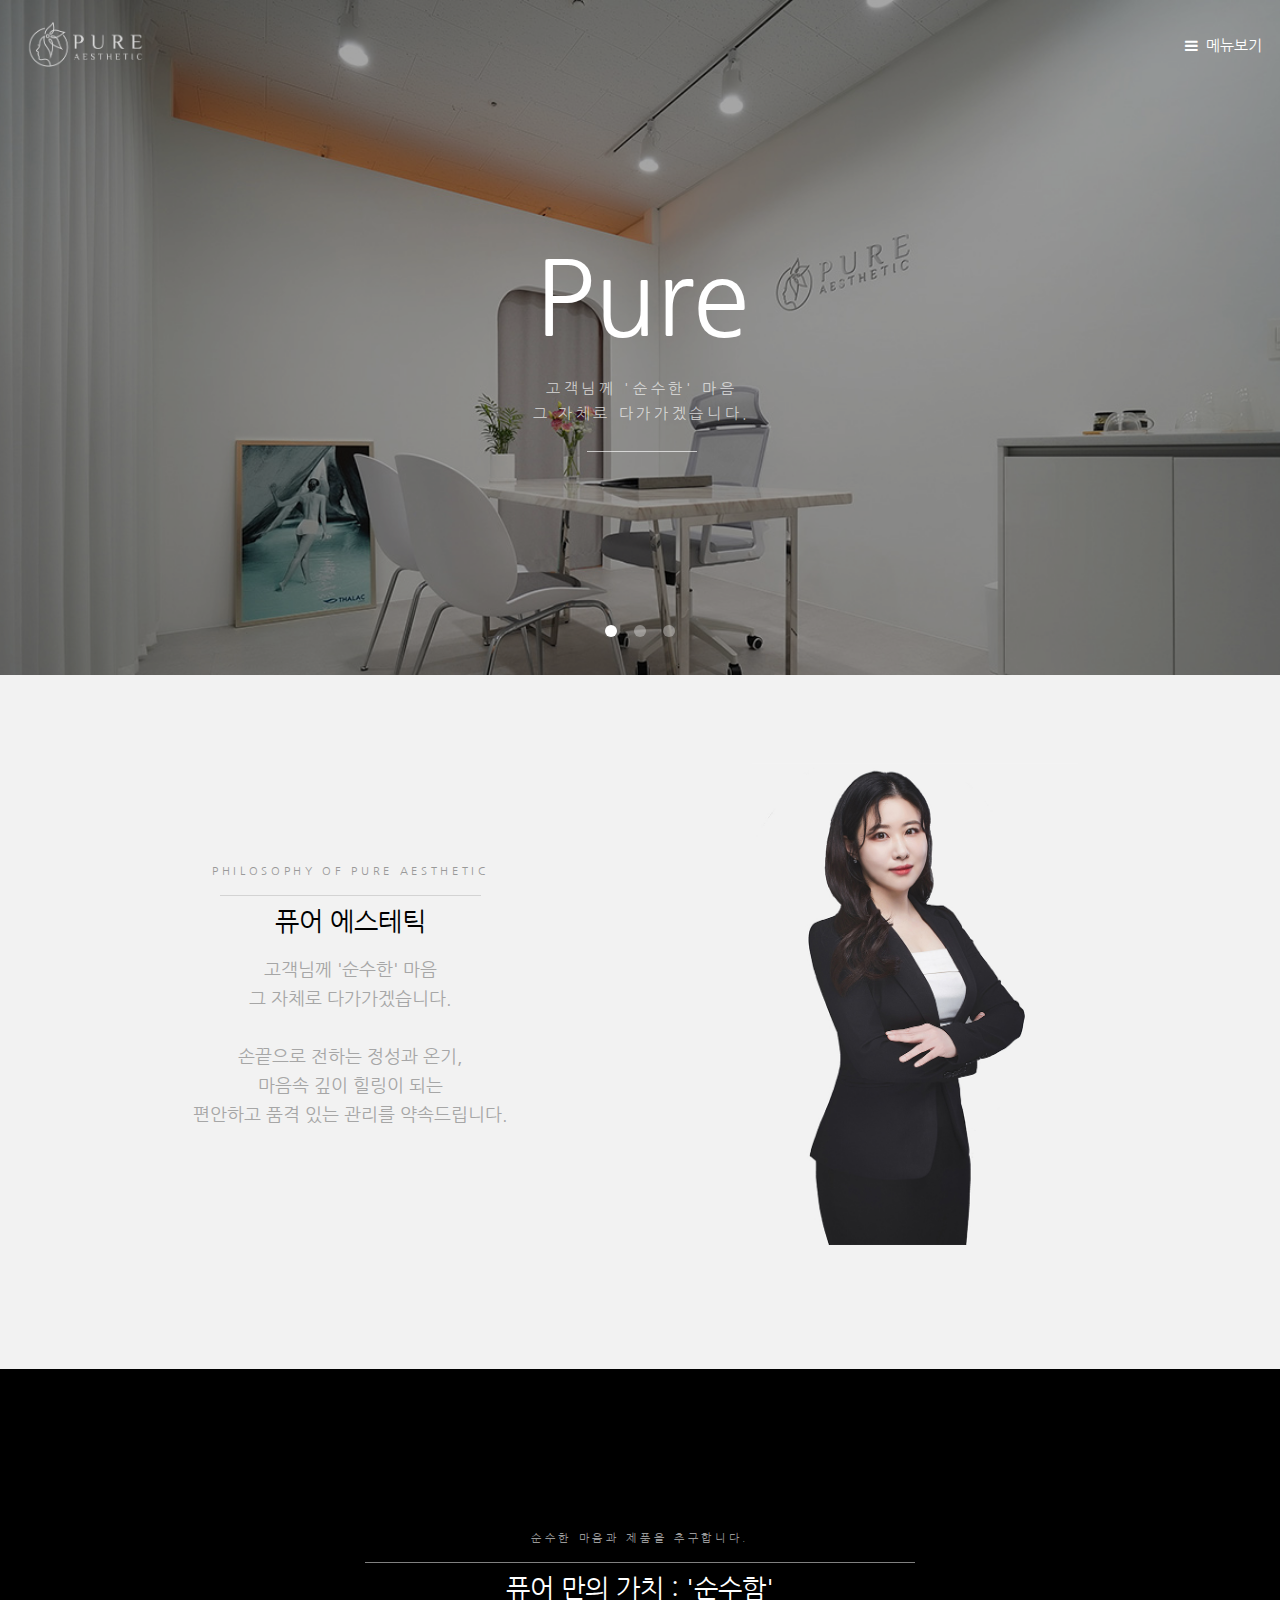
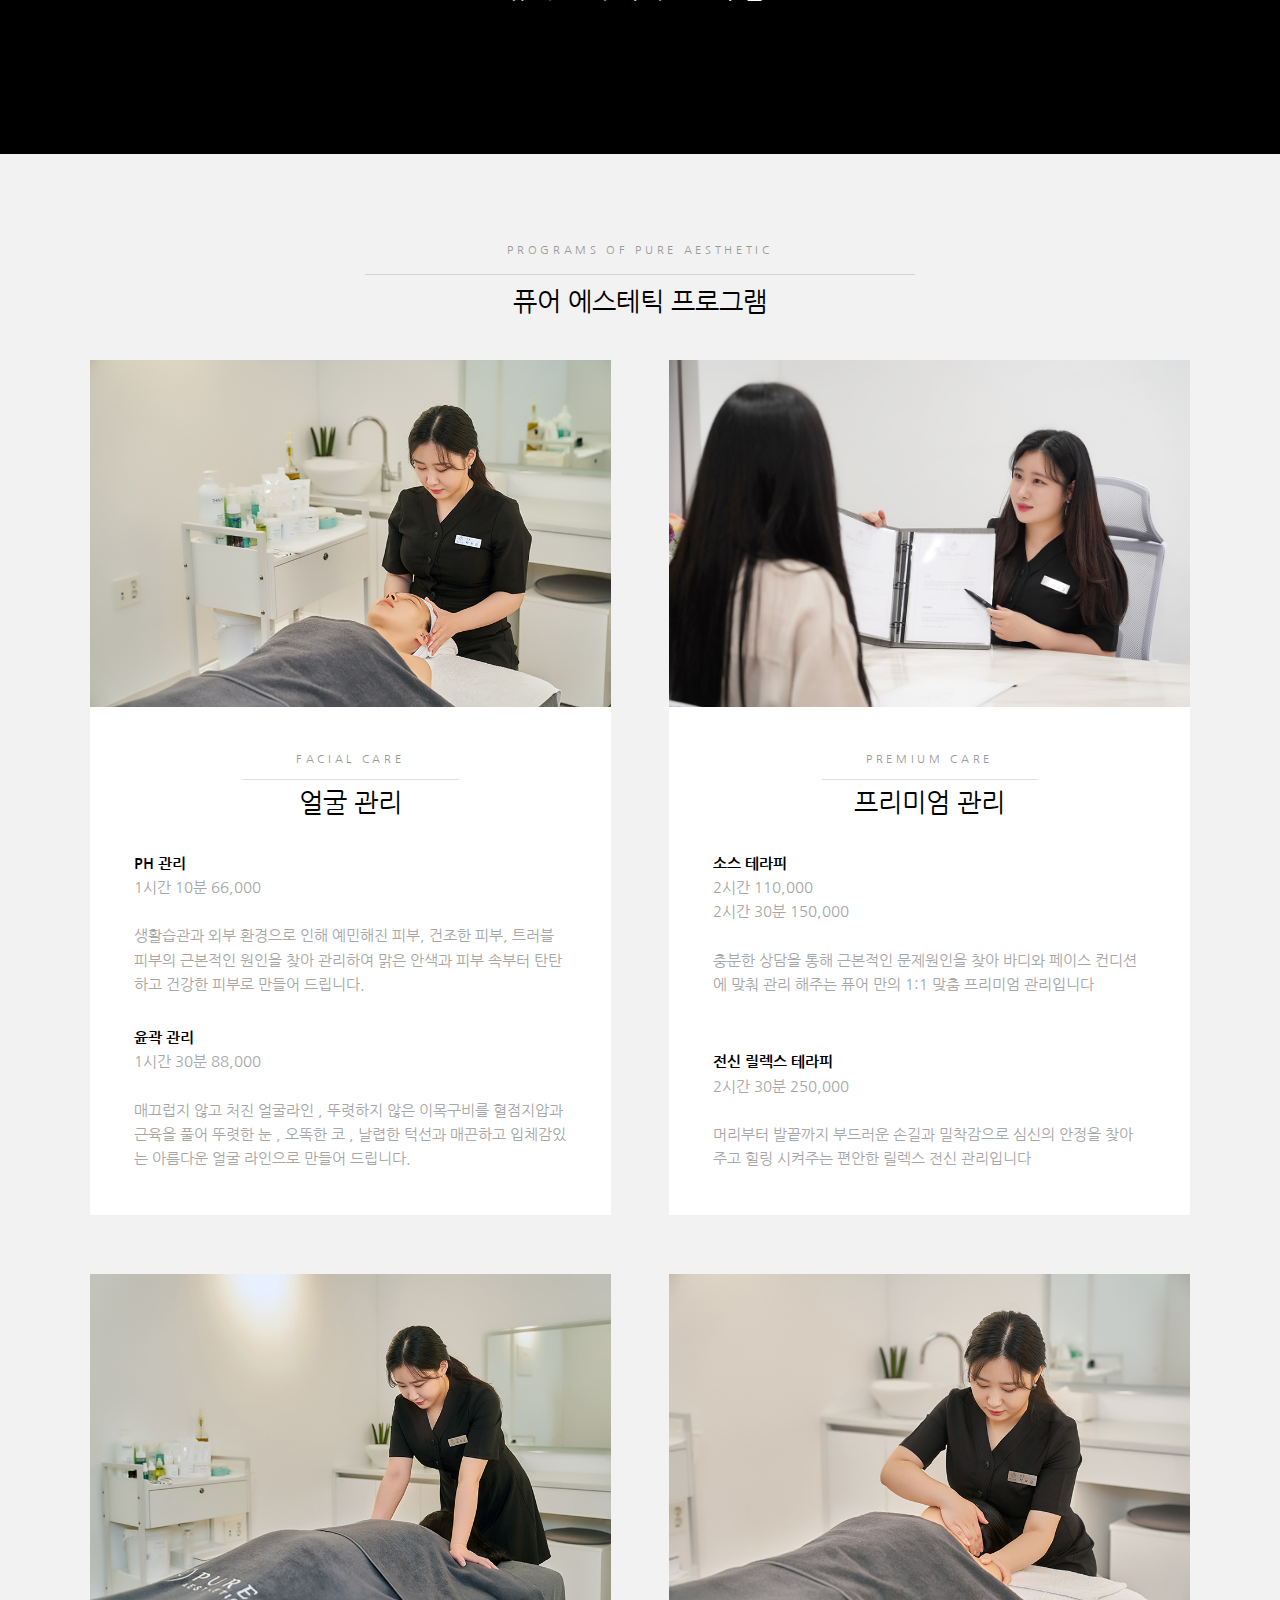
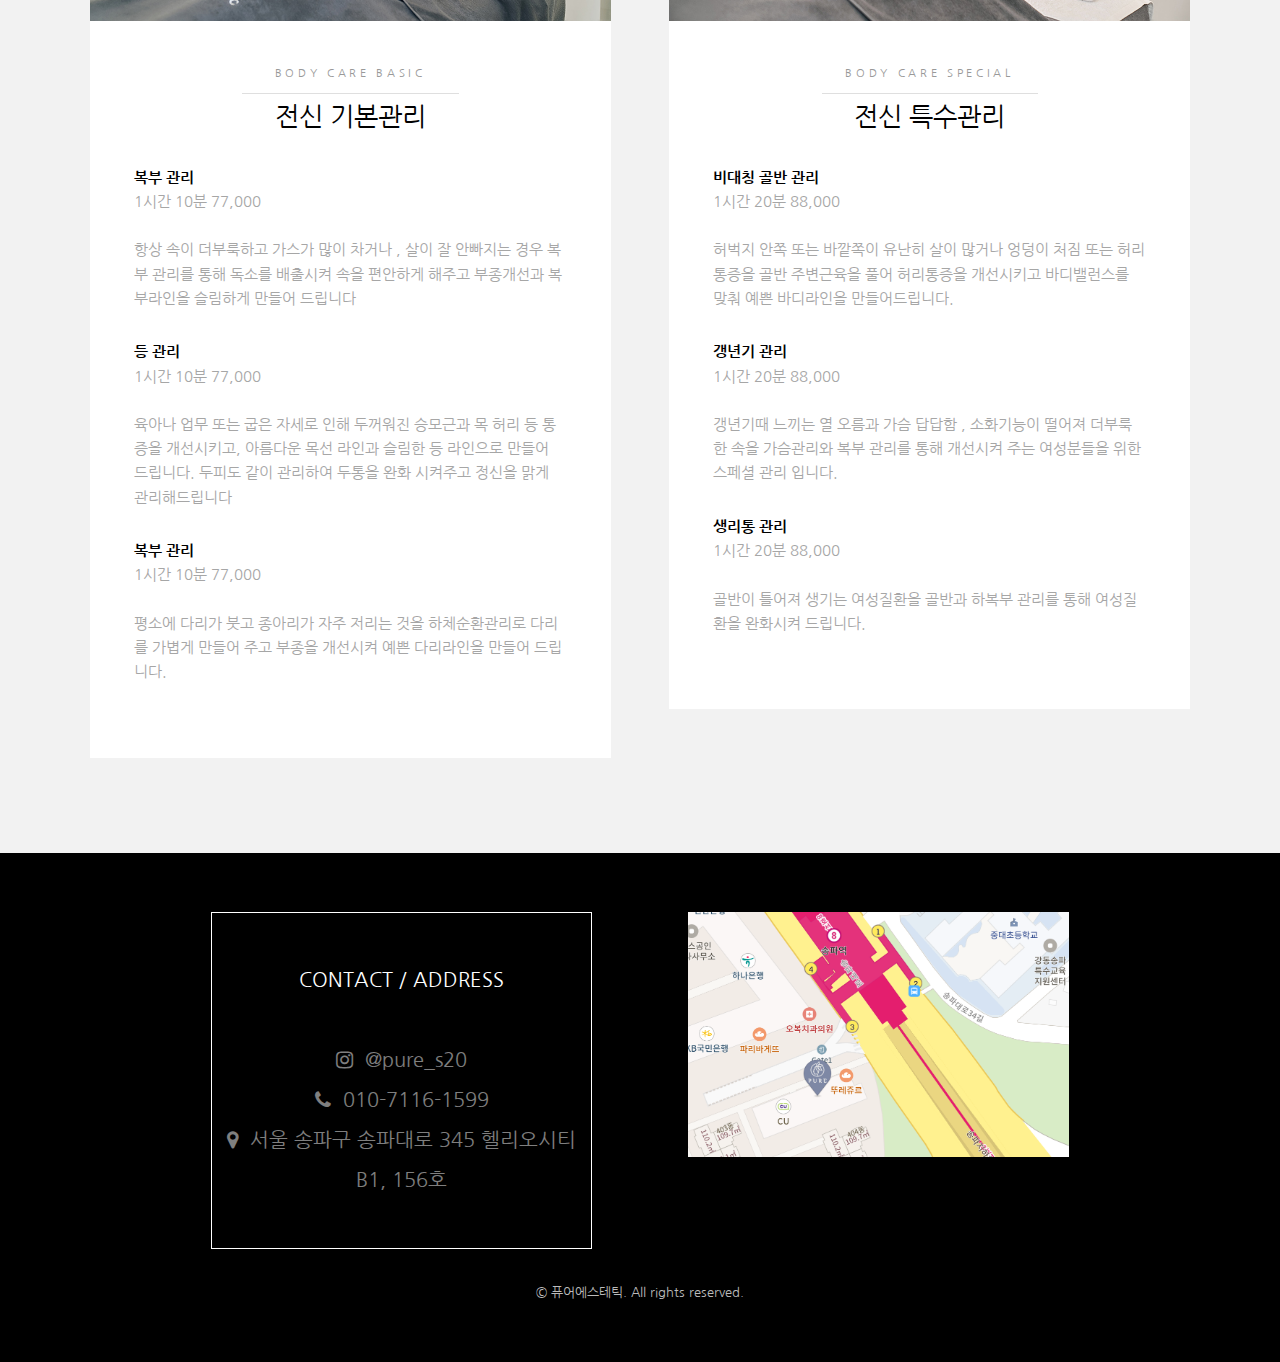
<file: index.html>
<!DOCTYPE HTML>
<!--
	Hielo by TEMPLATED
	templated.co @templatedco
	Released for free under the Creative Commons Attribution 3.0 license (templated.co/license)
-->
<html>
<head>
<title>퓨어 에스테틱 | Pure Aesthetic</title>
<meta charset="utf-8"/>
<meta name="viewport" content="width=device-width, initial-scale=1"/>
<link rel="stylesheet" href="assets/css/main.css"/>
</head>
<style>
		.mesthe-logo img {
			height: 45px;
		}
		#profile{
      padding-left: 10%;
	    padding-right: 10%;
    }
	}
	#three {
		padding: 0;
	}

	#footer {
		font-size: 20px;
	}
		#map {
			width: 100%;
		}
		#footer-grid-1 {
			color: white;
			margin-bottom: 10%;
			border-style: solid;
			border-width: 1px;
			border-color: white;
			padding-top: 10%;
			padding-bottom: 10%;
		}
	@media all and (min-width:768px) {
		#footer-grid {
			padding:0px;
			display: grid;
			grid-template-columns: 1fr 1fr;
			line-height :40px;
		}
		#map {
			width: 80%;
		}
		#footer-grid-1 {
			margin-bottom: 0%;
			margin-left: 10%;
			margin-right: 10%;
			border-style: solid;
			border-width: 1px;
			border-color: white;
			padding-top: 10%;
			padding-bottom: 10%;
		}

		#mobile-margin {
			margin-top: 100px;
		}
	}
	@media all and (max-width:768px) {
		#slide1 {
			font-size: 0;
		}
		#slide2 {
			font-size: 0;
		}
		#slide3 {
			font-size: 0;
		}
		#slide4 {
			font-size: 0;
		}
	}
</style>
<body style="background: #f2f2f2;">
<!-- Header -->
<header id="header" class="alt">
<div class="logo mesthe-logo">
	<a href="index.html"><img src="images/logo.png"><span></span></a>
</div>
<a href="#menu">메뉴보기</a>
</header>
<!-- Nav -->
<nav id="menu">
<ul class="links">
	<li><a href="index.html">메인페이지</a></li>
	<li><a href="introduce.html">퓨어소개</a></li>
	<li><a href="program.html">프로그램</a></li>
</ul>
</nav>
<!-- Banner -->
<section class="banner full">
<!-- <article>
<img src="images/slide01.jpg" alt=""/>
<div id="slider" class="inner">
	<header>
	<h2 id="slide1">Pure</h2>
	<p>
		고객님께 '순수한' 마음<br>
		그 자체로 다가가겠습니다.
	</p>
	</header>
</div>
</article> -->
<article>
<img src="images/slide02.jpg" alt=""/>
<div id="slider" class="inner">
	<header>
	<h2 id="slide2">Pure</h2>
	<p>
		고객님께 '순수한' 마음<br>
		그 자체로 다가가겠습니다.
	</p>
	</header>
</div>
</article>
<article>
<img src="images/slide03.jpg" alt=""/>
<div class="inner">
	<header>
	<h2 id="slide3">Pure</h2>
	<p>
		고객님께 '순수한' 마음<br>
		그 자체로 다가가겠습니다.
	</p>
	</header>
</div>
</article>
<article>
<img src="images/slide04.jpg" alt=""/>
<div class="inner">
	<header>
	<h2 id="slide4">Pure</h2>
	<p>
		고객님께 '순수한' 마음<br>
		그 자체로 다가가겠습니다.
	</p>
	</header>
</div>
</article>
</section>
<!-- 퓨어 만의 철학 -->
<section id="three" class="wrapper style2">
<div class="inner">
	<div class="grid-style">
		<div class="align-center" >
			<header class="align-center" id="mobile-margin" >
			<p class="special">
				PHILOSOPHY OF PURE AESTHETIC
			</p>
			<h2>퓨어 에스테틱</h2>
			</header>
			<p style="font-size: larger;">
			 고객님께 '순수한' 마음<br>
			 그 자체로 다가가겠습니다.<br>
			 <br>
			 손끝으로 전하는 정성과 온기,<br>
			 마음속 깊이 힐링이 되는<br>
			 편안하고 품격 있는 관리를 약속드립니다.<br>
		 	</p>
		</div>
		<div class="image fit" id="profile">
			<a href="#"><img src="images/profile.jpg" alt=""/></a>
		</div>
	</div>
</div>
</section>
<!-- Two -->
<section id="two" class="wrapper style3">
<div class="inner">
	<header class="align-center">
	<br>
	<br>
	<br>
	<p>
		순수한 마음과 제품을 추구합니다.
	</p>
	<h2>퓨어 만의 가치 : '순수함'</h2>
	<br>
	<br>
	<br>
	</header>
</div>
</section>
<!-- One -->
<section id="one" class="wrapper style2">
<div class="inner">
	<header class="align-center">
	<p class="special">
		PROGRAMS OF PURE AESTHETIC
	</p>
	<h2>퓨어 에스테틱 프로그램</h2>
	</header>
	<br>
	<div class="grid-style">
		<div>
			<div class="box">
				<div class="image fit">
					<img src="images/pic01.jpg" alt=""/>
				</div>
				<div class="content">
					<header class="align-center">
					<p>
						Facial Care
					</p>
					<h2>얼굴 관리</h2>
					</header>
					<p>
						<b>PH 관리</b><br>
						1시간 10분 66,000<br>
						<br>
						 생활습관과 외부 환경으로 인해 예민해진 피부, 건조한 피부, 트러블 피부의 근본적인 원인을 찾아 관리하여 맑은 안색과 피부 속부터 탄탄하고 건강한 피부로 만들어 드립니다.<br>
						<p>
							<b>윤곽 관리</b><br>
							1시간 30분 88,000<br>
							<br>
							 매끄럽지 않고 처진 얼굴라인 , 뚜렷하지 않은 이목구비를 혈점지압과 근육을 풀어 뚜렷한 눈 , 오똑한 코 , 날렵한 턱선과 매끈하고 입체감있는 아름다운 얼굴 라인으로 만들어 드립니다.<br>
						</p>
					</div>
				</div>
			</div>
			<div>
				<div class="box">
					<div class="image fit">
						<img src="images/pic04.jpg" alt=""/>
					</div>
					<div class="content">
						<header class="align-center">
						<p>
							Premium Care
						</p>
						<h2>프리미엄 관리</h2>
						</header>
						<p>
							<b>소스 테라피</b><br>
							2시간 110,000<br>
							2시간 30분 150,000<br>
							<br>
							 충분한 상담을 통해 근본적인 문제원인을 찾아 바디와 페이스 컨디션에 맞춰 관리 해주는 퓨어 만의 1:1 맞춤 프리미엄 관리입니다<br>
							<br>
						</p>
						<p>
							<b>전신 릴렉스 테라피</b><br>
							2시간 30분 250,000<br>
							<br>
							 머리부터 발끝까지 부드러운 손길과 밀착감으로 심신의 안정을 찾아주고 힐링 시켜주는 편안한 릴렉스 전신 관리입니다<br>
						</p>
					</div>
				</div>
			</div>
			<div>
				<div class="box">
					<div class="image fit">
						<img src="images/pic02.jpg" alt=""/>
					</div>
					<div class="content">
						<header class="align-center">
						<p>
							Body Care Basic
						</p>
						<h2>전신 기본관리</h2>
						</header>
						<p>
							<b>복부 관리</b><br>
							1시간 10분 77,000<br>
							<br>
							 항상 속이 더부룩하고 가스가 많이 차거나 , 살이 잘 안빠지는 경우 복부 관리를 통해 독소를 배출시켜 속을 편안하게 해주고 부종개선과 복부라인을 슬림하게 만들어 드립니다<br>
						</p>
						<p>
							<b>등 관리</b><br>
							1시간 10분 77,000<br>
							<br>
							 육아나 업무 또는 굽은 자세로 인해 두꺼워진 승모근과 목 허리 등 통증을 개선시키고, 아름다운 목선 라인과 슬림한 등 라인으로 만들어 드립니다. 두피도 같이 관리하여 두통을 완화 시켜주고 정신을 맑게 관리해드립니다<br>
						</p>
						<p>
							<b>복부 관리</b><br>
							1시간 10분 77,000<br>
							<br>
							 평소에 다리가 붓고 종아리가 자주 저리는 것을 하체순환관리로 다리를 가볍게 만들어 주고 부종을 개선시켜 예쁜 다리라인을 만들어 드립니다.<br>
						</p>
					</p>
				</div>
			</div>
		</div>
		<div>
			<div class="box">
				<div class="image fit">
					<img src="images/pic03.jpg" alt=""/>
				</div>
				<div class="content">
					<header class="align-center">
					<p>
						Body Care Special
					</p>
					<h2>전신 특수관리</h2>
					</header>
					<p>
						<b>비대칭 골반 관리</b><br>
						1시간 20분 88,000<br>
						<br>
						 허벅지 안쪽 또는 바깥쪽이 유난히 살이 많거나 엉덩이 처짐 또는 허리 통증을 골반 주변근육을 풀어 허리통증을 개선시키고 바디밸런스를 맞춰 예쁜 바디라인을 만들어드립니다.<br>
					</p>
					<p>
						<b>갱년기 관리</b><br>
						1시간 20분 88,000<br>
						<br>
						 갱년기때 느끼는 열 오름과 가슴 답답함 , 소화기능이 떨어져 더부룩한 속을 가슴관리와 복부 관리를 통해 개선시켜 주는 여성분들을 위한 스페셜 관리 입니다.<br>
					</p>
					<p>
						<b>생리통 관리</b><br>
						1시간 20분 88,000<br>
						<br>
						 골반이 틀어져 생기는 여성질환을 골반과 하복부 관리를 통해 여성질환을 완화시켜 드립니다.<br>
					</p>
				</p>
			</div>
		</div>
	</div>
</div>
</div>
</section>
<!-- Footer -->
<footer id="footer">
<div class="container">
<div id="footer-grid">
	<div id="footer-grid-1">
		 CONTACT / ADDRESS<br>
		<br>
		<a href="https://www.instagram.com/pure_s20/" class="icon fa-instagram"><span class="label">인스타그램</span><span>&nbsp @pure_s20</span></a><br>
		<a href="tel:010-7116-1599" class="icon fa-phone"><span class="label">전화</span><span>&nbsp 010-7116-1599</span></a><br>
		<a href="http://naver.me/xqyO1NyW" class="icon fa-map-marker"><span class="label">지도</span><span>&nbsp 서울 송파구 송파대로 345 헬리오시티 B1, 156호</span></a>
	</div>
	<div>
		<a href="http://naver.me/xqyO1NyW"><img id="map" src="images/map.png"></a><br>
	</div>
</div>
<br>
</div>
<div class="copyright">
 &copy; 퓨어에스테틱. All rights reserved.
</div>
</footer>
<!-- Scripts -->
<script src="assets/js/jquery.min.js"></script>
<script src="assets/js/jquery.scrollex.min.js"></script>
<script src="assets/js/skel.min.js"></script>
<script src="assets/js/util.js"></script>
<script src="assets/js/main.js"></script>
</body>
</html>
</file>
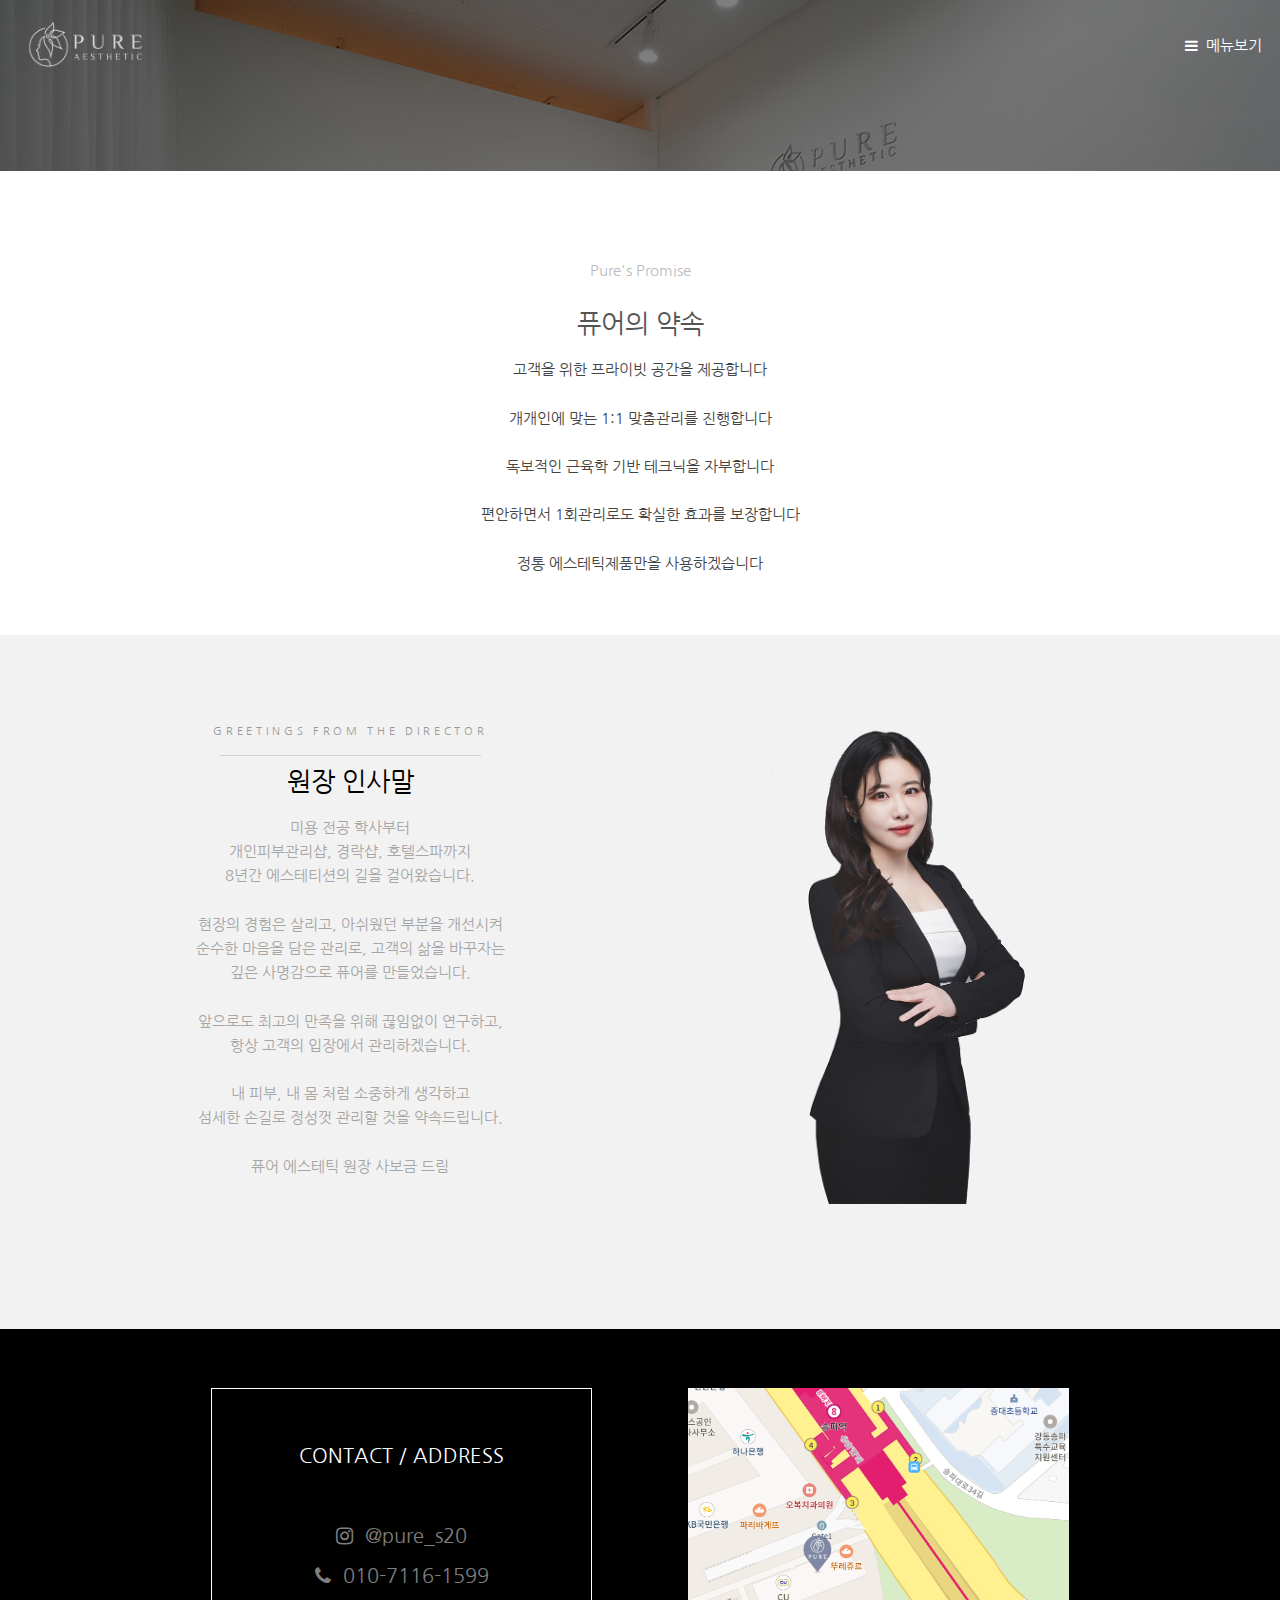
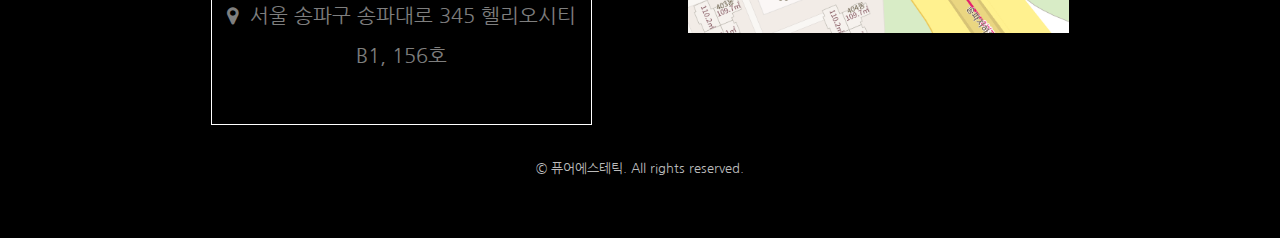
<file: introduce.html>
<!DOCTYPE HTML>
<!--
	Hielo by TEMPLATED
	templated.co @templatedco
	Released for free under the Creative Commons Attribution 3.0 license (templated.co/license)
-->
<html>
<head>
<title>퓨어 에스테틱 | 퓨어소개</title>
<meta charset="utf-8"/>
<meta name="viewport" content="width=device-width, initial-scale=1"/>
<link rel="stylesheet" href="assets/css/main.css"/>
</head>
<style>
		.mesthe-logo img {
			height: 45px;
		}
		#profile{
      padding-left: 10%;
	    padding-right: 10%;
    }
		#footer {
			font-size: 20px;
		}
			#map {
				width: 100%;
			}
			#footer-grid-1 {
				color: white;
				margin-bottom: 10%;
				border-style: solid;
				border-width: 1px;
				border-color: white;
				padding-top: 10%;
				padding-bottom: 10%;
			}
		@media all and (min-width:768px) {
			#footer-grid {
				padding:0px;
				display: grid;
				grid-template-columns: 1fr 1fr;
				line-height :40px;
			}
			#map {
				width: 80%;
			}
			#footer-grid-1 {
				margin-bottom: 0%;
				margin-left: 10%;
				margin-right: 10%;
				border-style: solid;
				border-width: 1px;
				border-color: white;
				padding-top: 10%;
				padding-bottom: 10%;
			}
		}
	}
	#three {
		padding: 0;
	}
</style>
<body>
<!-- Header -->
<header id="header" class="alt">
<div class="logo mesthe-logo">
	<a href="index.html"><img src="images/logo.png"><span></span></a>
</div>
<a href="#menu">메뉴보기</a>
</header>
<!-- Nav -->
<nav id="menu">
<ul class="links">
	<li><a href="index.html">메인페이지</a></li>
	<li><a href="introduce.html">퓨어소개</a></li>
	<li><a href="program.html">프로그램</a></li>
</ul>
</nav>
<!-- One -->
<section id="One" class="wrapper style4">
<div class="inner">
	<br>
	<!-- <header class="align-center">
										<p>PROGRAMS OF YLANG AESTHETIC</p>
										<h2>프로그램</h2>
									</header> -->
</div>
</section>
<!-- One -->
<section id="One" class="wrapper style">
<div class="inner">
	<header class="align-center">
	<p>
		Pure's Promise
	</p>
	<h2>퓨어의 약속</h2>
	<span>
	고객을 위한 프라이빗 공간을 제공합니다<br>
	<br>
	 개개인에 맞는 1:1 맞춤관리를 진행합니다<br>
	<br>
	 독보적인 근육학 기반 테크닉을 자부합니다<br>
	<br>
	 편안하면서 1회관리로도 확실한 효과를 보장합니다<br>
	<br>
	 정통 에스테틱제품만을 사용하겠습니다<br>
	</span>
	</header>
</div>
</section>
<section id="three" class="wrapper style2">
<div class="inner">
	<div class="grid-style">
		<div class="align-center">
			<header class="align-center">
			<p class="special">
				Greetings from the director
			</p>
			<h2>원장 인사말</h2>
			</header>
			미용 전공 학사부터<br>
			 개인피부관리샵, 경락샵, 호텔스파까지<br>
			 8년간 에스테티션의 길을 걸어왔습니다.<br>
			<br>
			 현장의 경험은 살리고, 아쉬웠던 부분을 개선시켜<br>
			 순수한 마음을 담은 관리로, 고객의 삶을 바꾸자는<br>
			 깊은 사명감으로 퓨어를 만들었습니다.<br>
			<br>
			 앞으로도 최고의 만족을 위해 끊임없이 연구하고,<br>
			 항상 고객의 입장에서 관리하겠습니다.<br>
			<br>
			 내 피부, 내 몸 처럼 소중하게 생각하고<br>
			 섬세한 손길로 정성껏 관리할 것을 약속드립니다.<br>
			<br>
			 퓨어 에스테틱 원장 사보금 드림<br>
		</div>
		<div class="image fit" id="profile">
			<a href="#"><img src="images/profile.jpg" alt=""/></a>
		</div>
	</div>
</div>
</section>
<!-- Footer -->
<footer id="footer">
<div class="container">
	<div id="footer-grid">
		<div id="footer-grid-1">
			 CONTACT / ADDRESS<br>
			<br>
			<a href="https://www.instagram.com/pure_s20/" class="icon fa-instagram"><span class="label">인스타그램</span><span>&nbsp @pure_s20</span></a><br>
			<a href="tel:010-7116-1599" class="icon fa-phone"><span class="label">전화</span><span>&nbsp 010-7116-1599</span></a><br>
			<a href="http://naver.me/xqyO1NyW" class="icon fa-map-marker"><span class="label">지도</span><span>&nbsp 서울 송파구 송파대로 345 헬리오시티 B1, 156호</span></a>
		</div>
		<div>
			<a href="http://naver.me/xqyO1NyW"><img id="map" src="images/map.png"></a><br>
		</div>
	</div>
	<br>
</div>
<div class="copyright">
	 &copy; 퓨어에스테틱. All rights reserved.
</div>
</footer>
<!-- Scripts -->
<script src="assets/js/jquery.min.js"></script>
<script src="assets/js/jquery.scrollex.min.js"></script>
<script src="assets/js/skel.min.js"></script>
<script src="assets/js/util.js"></script>
<script src="assets/js/main.js"></script>
</body>
</html>
</file>
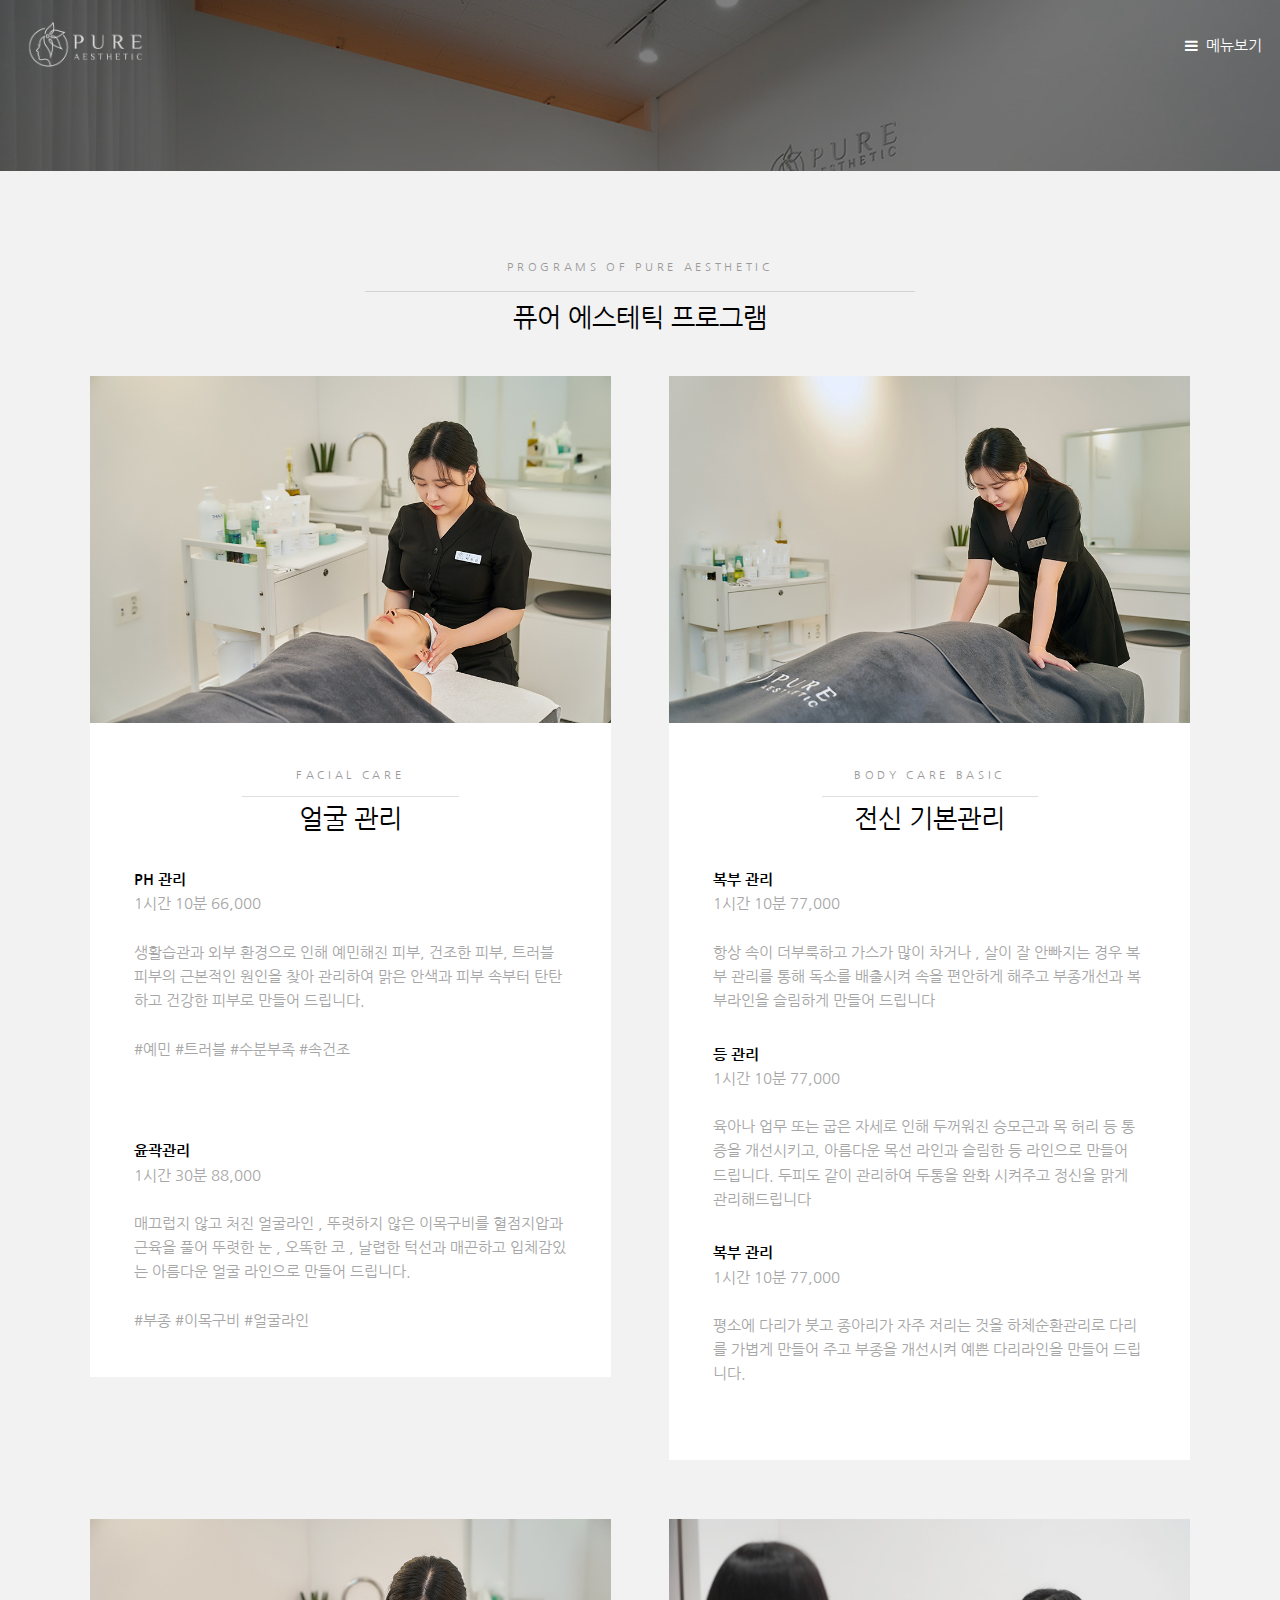
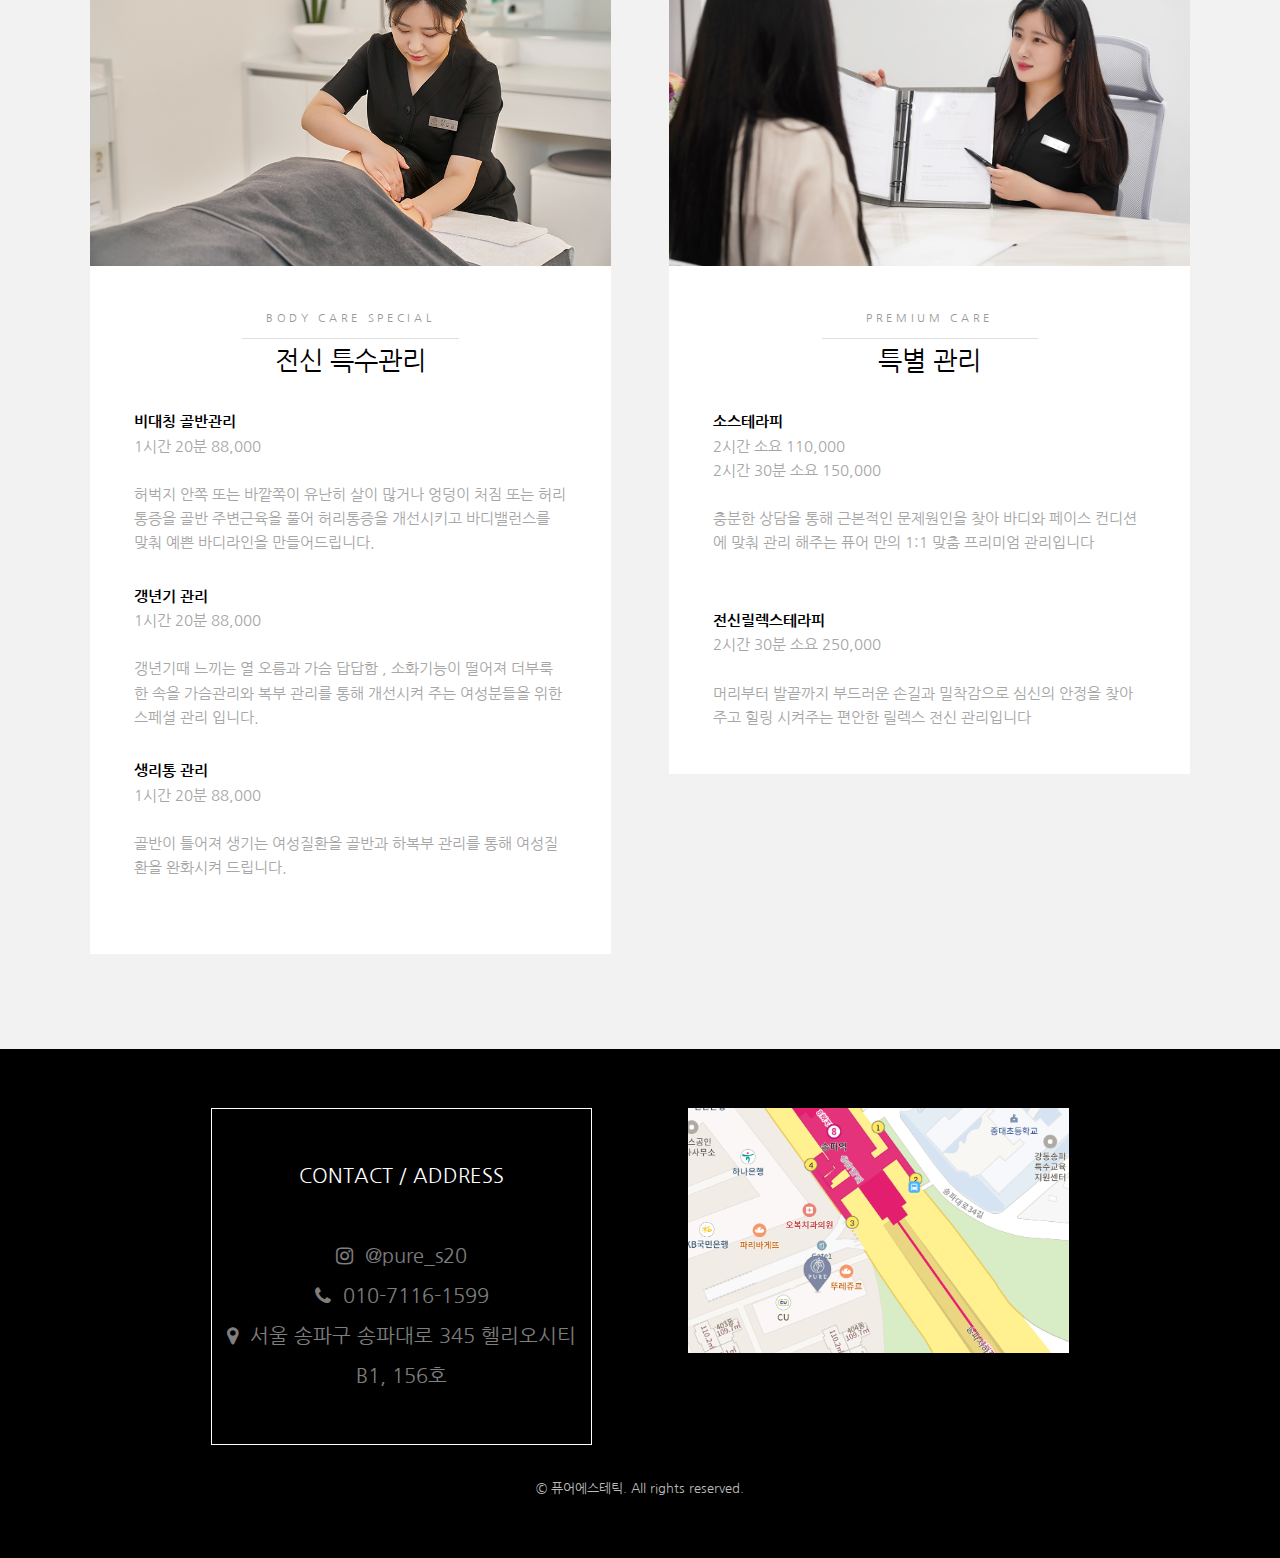
<file: program.html>
<!DOCTYPE HTML>
<!--
	Hielo by TEMPLATED
	templated.co @templatedco
	Released for free under the Creative Commons Attribution 3.0 license (templated.co/license)
-->
<html>
<head>
<title>퓨어 에스테틱 | 프로그램</title>
<meta charset="utf-8"/>
<meta name="viewport" content="width=device-width, initial-scale=1"/>
<link rel="stylesheet" href="assets/css/main.css"/>
</head>
<style>
		.mesthe-logo img {
			height: 45px;
		}
  /* @media screen and (min-width: 980px) {
    #profile{
      padding-left: 10%;
	    padding-right: 10%;
    }
	} */
	/* @media screen and (max-width: 981px) {
		#profile{
			display: none;
		} */
		#profile{
      padding-left: 10%;
	    padding-right: 10%;
    }
	}
	#three {
		padding: 0;
	}
	#footer {
		font-size: 20px;
	}
		#map {
			width: 100%;
		}
		#footer-grid-1 {
			color: white;
			margin-bottom: 10%;
			border-style: solid;
			border-width: 1px;
			border-color: white;
			padding-top: 10%;
			padding-bottom: 10%;
		}
	@media all and (min-width:768px) {
		#footer-grid {
			padding:0px;
			display: grid;
			grid-template-columns: 1fr 1fr;
			line-height :40px;
		}
		#map {
			width: 80%;
		}
		#footer-grid-1 {
			margin-bottom: 0%;
			margin-left: 10%;
			margin-right: 10%;
			border-style: solid;
			border-width: 1px;
			border-color: white;
			padding-top: 10%;
			padding-bottom: 10%;
		}
	}
</style>
<body>
<!-- Header -->
<header id="header" class="alt">
<div class="logo mesthe-logo">
	<a href="index.html"><img src="images/logo.png"><span></span></a>
</div>
<a href="#menu">메뉴보기</a>
</header>
<!-- Nav -->
<nav id="menu">
<ul class="links">
	<li><a href="index.html">메인페이지</a></li>
	<li><a href="introduce.html">퓨어소개</a></li>
	<li><a href="program.html">프로그램</a></li>
</ul>
</nav>
<!-- One -->
<section id="One" class="wrapper style4">
<div class="inner">
	<br>
	<!-- <header class="align-center">
							<p>PROGRAMS OF YLANG AESTHETIC</p>
							<h2>프로그램</h2>
						</header> -->
</div>
</section>
<!-- One -->
<section id="one" class="wrapper style2">
<div class="inner">
	<header class="align-center">
	<p class="special">
		PROGRAMS OF PURE AESTHETIC
	</p>
	<h2>퓨어 에스테틱 프로그램</h2>
	</header>
	<br>
	<div class="grid-style">
		<div>
			<div class="box">
				<div class="image fit">
					<img src="images/pic01.jpg" alt=""/>
				</div>
				<div class="content">
					<header class="align-center">
					<p>
						Facial Care
					</p>
					<h2>얼굴 관리</h2>
					</header>
					<p>
						<b>PH 관리</b><br>
						1시간 10분 66,000<br>
						<br>
						 생활습관과 외부 환경으로 인해 예민해진 피부, 건조한 피부, 트러블 피부의 근본적인 원인을 찾아 관리하여 맑은 안색과 피부 속부터 탄탄하고 건강한 피부로 만들어 드립니다.<br>
						<br>
						 #예민 #트러블 #수분부족 #속건조
					</p>
					<br>
					<br>
					<p>
						<b>윤곽관리</b><br>
						1시간 30분 88,000<br>
						<br>
						 매끄럽지 않고 처진 얼굴라인 , 뚜렷하지 않은 이목구비를 혈점지압과 근육을 풀어 뚜렷한 눈 , 오똑한 코 , 날렵한 턱선과 매끈하고 입체감있는 아름다운 얼굴 라인으로 만들어 드립니다.<br>
						<br>
						 #부종 #이목구비 #얼굴라인
					</p>
				</div>
			</div>
		</div>
		<div>
			<div class="box">
				<div class="image fit">
					<img src="images/pic02.jpg" alt=""/>
				</div>
				<div class="content">
					<header class="align-center">
					<p>
						Body Care Basic
					</p>
					<h2>전신 기본관리</h2>
					</header>
					<p>
						<b>복부 관리</b><br>
						1시간 10분 77,000<br>
						<br>
						 항상 속이 더부룩하고 가스가 많이 차거나 , 살이 잘 안빠지는 경우 복부 관리를 통해 독소를 배출시켜 속을 편안하게 해주고 부종개선과 복부라인을 슬림하게 만들어 드립니다<br>
					</p>
					<p>
						<b>등 관리</b><br>
						1시간 10분 77,000<br>
						<br>
						 육아나 업무 또는 굽은 자세로 인해 두꺼워진 승모근과 목 허리 등 통증을 개선시키고, 아름다운 목선 라인과 슬림한 등 라인으로 만들어 드립니다. 두피도 같이 관리하여 두통을 완화 시켜주고 정신을 맑게 관리해드립니다<br>
					</p>
					<p>
						<b>복부 관리</b><br>
						1시간 10분 77,000<br>
						<br>
						 평소에 다리가 붓고 종아리가 자주 저리는 것을 하체순환관리로 다리를 가볍게 만들어 주고 부종을 개선시켜 예쁜 다리라인을 만들어 드립니다.<br>
					</p>
				</p>
			</div>
		</div>
	</div>
	<div>
		<div class="box">
			<div class="image fit">
				<img src="images/pic03.jpg" alt=""/>
			</div>
			<div class="content">
				<header class="align-center">
				<p>
					Body Care Special
				</p>
				<h2>전신 특수관리</h2>
				</header>
				<p>
					<b>비대칭 골반관리</b><br>
					1시간 20분 88,000<br>
					<br>
					 허벅지 안쪽 또는 바깥쪽이 유난히 살이 많거나 엉덩이 처짐 또는 허리 통증을 골반 주변근육을 풀어 허리통증을 개선시키고 바디밸런스를 맞춰 예쁜 바디라인을 만들어드립니다.<br>
				</p>
				<p>
					<b>갱년기 관리</b><br>
					1시간 20분 88,000<br>
					<br>
					 갱년기때 느끼는 열 오름과 가슴 답답함 , 소화기능이 떨어져 더부룩한 속을 가슴관리와 복부 관리를 통해 개선시켜 주는 여성분들을 위한 스페셜 관리 입니다.<br>
				</p>
				<p>
					<b>생리통 관리</b><br>
					1시간 20분 88,000<br>
					<br>
					 골반이 틀어져 생기는 여성질환을 골반과 하복부 관리를 통해 여성질환을 완화시켜 드립니다.<br>
				</p>
			</p>
		</div>
	</div>
</div>
<div>
	<div class="box">
		<div class="image fit">
			<img src="images/pic04.jpg" alt=""/>
		</div>
		<div class="content">
			<header class="align-center">
			<p>
				Premium Care
			</p>
			<h2>특별 관리</h2>
			</header>
			<p>
				<b>소스테라피</b><br>
				2시간 소요 110,000<br>
				2시간 30분 소요 150,000<br>
				<br>
				 충분한 상담을 통해 근본적인 문제원인을 찾아 바디와 페이스 컨디션에 맞춰 관리 해주는 퓨어 만의 1:1 맞춤 프리미엄 관리입니다<br>
				<br>
			</p>
			<p>
				<b>전신릴렉스테라피</b><br>
				2시간 30분 소요 250,000<br>
				<br>
				 머리부터 발끝까지 부드러운 손길과 밀착감으로 심신의 안정을 찾아주고 힐링 시켜주는 편안한 릴렉스 전신 관리입니다<br>
			</p>
		</div>
	</div>
</div>
</div>
</div>
</section>
<!-- Footer -->
<footer id="footer">
<div class="container">
<div id="footer-grid">
<div id="footer-grid-1">
	 CONTACT / ADDRESS<br>
	<br>
	<a href="https://www.instagram.com/pure_s20/" class="icon fa-instagram"><span class="label">인스타그램</span><span>&nbsp @pure_s20</span></a><br>
	<a href="tel:010-7116-1599" class="icon fa-phone"><span class="label">전화</span><span>&nbsp 010-7116-1599</span></a><br>
	<a href="http://naver.me/xqyO1NyW" class="icon fa-map-marker"><span class="label">지도</span><span>&nbsp 서울 송파구 송파대로 345 헬리오시티 B1, 156호</span></a>
</div>
<div>
	<a href="http://naver.me/xqyO1NyW"><img id="map" src="images/map.png"></a><br>
</div>
</div>
<br>
</div>
<div class="copyright">
 &copy; 퓨어에스테틱. All rights reserved.
</div>
</footer>
<!-- Scripts -->
<script src="assets/js/jquery.min.js"></script>
<script src="assets/js/jquery.scrollex.min.js"></script>
<script src="assets/js/skel.min.js"></script>
<script src="assets/js/util.js"></script>
<script src="assets/js/main.js"></script>
</body>
</html>
</file>
<file: assets/css/main.css>
@charset "UTF-8";
@import url(font-awesome.min.css);
@import url("https://fonts.googleapis.com/css?family=Nanum+Gothic:300,400,500,600,700");

/*
	Hielo by TEMPLATED
	templated.co @templatedco
	Released for free under the Creative Commons Attribution 3.0 license (templated.co/license)
*/

/* Reset */

	html, body, div, span, applet, object, iframe, h1, h2, h3, h4, h5, h6, p, blockquote, pre, a, abbr, acronym, address, big, cite, code, del, dfn, em, img, ins, kbd, q, s, samp, small, strike, strong, sub, sup, tt, var, b, u, i, center, dl, dt, dd, ol, ul, li, fieldset, form, label, legend, table, caption, tbody, tfoot, thead, tr, th, td, article, aside, canvas, details, embed, figure, figcaption, footer, header, hgroup, menu, nav, output, ruby, section, summary, time, mark, audio, video {
		margin: 0;
		padding: 0;
		border: 0;
		font-size: 100%;
		font: inherit;
		vertical-align: baseline;
	}

	article, aside, details, figcaption, figure, footer, header, hgroup, menu, nav, section {
		display: block;
	}

	body {
		line-height: 1;
	}

	ol, ul {
		list-style: none;
	}

	blockquote, q {
		quotes: none;
	}

	blockquote:before, blockquote:after, q:before, q:after {
		content: '';
		content: none;
	}

	table {
		border-collapse: collapse;
		border-spacing: 0;
	}

	body {
		-webkit-text-size-adjust: none;
	}

/* Box Model */

	*, *:before, *:after {
		-moz-box-sizing: border-box;
		-webkit-box-sizing: border-box;
		box-sizing: border-box;
	}

/* Containers */

	.container {
		margin-left: auto;
		margin-right: auto;
	}

	.container.\31 25\25 {
		width: 100%;
		max-width: 100rem;
		min-width: 80rem;
	}

	.container.\37 5\25 {
		width: 60rem;
	}

	.container.\35 0\25 {
		width: 40rem;
	}

	.container.\32 5\25 {
		width: 20rem;
	}

	.container {
		width: 80rem;
	}

	@media screen and (max-width: 1680px) {

		.container.\31 25\25 {
			width: 100%;
			max-width: 100rem;
			min-width: 80rem;
		}

		.container.\37 5\25 {
			width: 60rem;
		}

		.container.\35 0\25 {
			width: 40rem;
		}

		.container.\32 5\25 {
			width: 20rem;
		}

		.container {
			width: 80rem;
		}

	}

	@media screen and (max-width: 1280px) {

		.container.\31 25\25 {
			width: 100%;
			max-width: 81.25rem;
			min-width: 65rem;
		}

		.container.\37 5\25 {
			width: 48.75rem;
		}

		.container.\35 0\25 {
			width: 32.5rem;
		}

		.container.\32 5\25 {
			width: 16.25rem;
		}

		.container {
			width: 65rem;
		}

	}

	@media screen and (max-width: 980px) {

		.container.\31 25\25 {
			width: 100%;
			max-width: 112.5%;
			min-width: 90%;
		}

		.container.\37 5\25 {
			width: 67.5%;
		}

		.container.\35 0\25 {
			width: 45%;
		}

		.container.\32 5\25 {
			width: 22.5%;
		}

		.container {
			width: 90%;
		}

	}

	@media screen and (max-width: 736px) {

		.container.\31 25\25 {
			width: 100%;
			max-width: 112.5%;
			min-width: 90%;
		}

		.container.\37 5\25 {
			width: 67.5%;
		}

		.container.\35 0\25 {
			width: 45%;
		}

		.container.\32 5\25 {
			width: 22.5%;
		}

		.container {
			width: 90% !important;
		}

	}

	@media screen and (max-width: 480px) {

		.container.\31 25\25 {
			width: 100%;
			max-width: 112.5%;
			min-width: 90%;
		}

		.container.\37 5\25 {
			width: 67.5%;
		}

		.container.\35 0\25 {
			width: 45%;
		}

		.container.\32 5\25 {
			width: 22.5%;
		}

		.container {
			width: 90% !important;
		}

	}

/* Grid */

	.row {
		border-bottom: solid 1px transparent;
		-moz-box-sizing: border-box;
		-webkit-box-sizing: border-box;
		box-sizing: border-box;
	}

	.row > * {
		float: left;
		-moz-box-sizing: border-box;
		-webkit-box-sizing: border-box;
		box-sizing: border-box;
	}

	.row:after, .row:before {
		content: '';
		display: block;
		clear: both;
		height: 0;
	}

	.row.uniform > * > :first-child {
		margin-top: 0;
	}

	.row.uniform > * > :last-child {
		margin-bottom: 0;
	}

	.row.\30 \25 > * {
		padding: 0 0 0 0rem;
	}

	.row.\30 \25 {
		margin: 0 0 -1px 0rem;
	}

	.row.uniform.\30 \25 > * {
		padding: 0rem 0 0 0rem;
	}

	.row.uniform.\30 \25 {
		margin: 0rem 0 -1px 0rem;
	}

	.row > * {
		padding: 0 0 0 2rem;
	}

	.row {
		margin: 0 0 -1px -2rem;
	}

	.row.uniform > * {
		padding: 2rem 0 0 2rem;
	}

	.row.uniform {
		margin: -2rem 0 -1px -2rem;
	}

	.row.\32 00\25 > * {
		padding: 0 0 0 4rem;
	}

	.row.\32 00\25 {
		margin: 0 0 -1px -4rem;
	}

	.row.uniform.\32 00\25 > * {
		padding: 4rem 0 0 4rem;
	}

	.row.uniform.\32 00\25 {
		margin: -4rem 0 -1px -4rem;
	}

	.row.\31 50\25 > * {
		padding: 0 0 0 3rem;
	}

	.row.\31 50\25 {
		margin: 0 0 -1px -3rem;
	}

	.row.uniform.\31 50\25 > * {
		padding: 3rem 0 0 3rem;
	}

	.row.uniform.\31 50\25 {
		margin: -3rem 0 -1px -3rem;
	}

	.row.\35 0\25 > * {
		padding: 0 0 0 1rem;
	}

	.row.\35 0\25 {
		margin: 0 0 -1px -1rem;
	}

	.row.uniform.\35 0\25 > * {
		padding: 1rem 0 0 1rem;
	}

	.row.uniform.\35 0\25 {
		margin: -1rem 0 -1px -1rem;
	}

	.row.\32 5\25 > * {
		padding: 0 0 0 0.5rem;
	}

	.row.\32 5\25 {
		margin: 0 0 -1px -0.5rem;
	}

	.row.uniform.\32 5\25 > * {
		padding: 0.5rem 0 0 0.5rem;
	}

	.row.uniform.\32 5\25 {
		margin: -0.5rem 0 -1px -0.5rem;
	}

	.\31 2u, .\31 2u\24 {
		width: 100%;
		clear: none;
		margin-left: 0;
	}

	.\31 1u, .\31 1u\24 {
		width: 91.6666666667%;
		clear: none;
		margin-left: 0;
	}

	.\31 0u, .\31 0u\24 {
		width: 83.3333333333%;
		clear: none;
		margin-left: 0;
	}

	.\39 u, .\39 u\24 {
		width: 75%;
		clear: none;
		margin-left: 0;
	}

	.\38 u, .\38 u\24 {
		width: 66.6666666667%;
		clear: none;
		margin-left: 0;
	}

	.\37 u, .\37 u\24 {
		width: 58.3333333333%;
		clear: none;
		margin-left: 0;
	}

	.\36 u, .\36 u\24 {
		width: 50%;
		clear: none;
		margin-left: 0;
	}

	.\35 u, .\35 u\24 {
		width: 41.6666666667%;
		clear: none;
		margin-left: 0;
	}

	.\34 u, .\34 u\24 {
		width: 33.3333333333%;
		clear: none;
		margin-left: 0;
	}

	.\33 u, .\33 u\24 {
		width: 25%;
		clear: none;
		margin-left: 0;
	}

	.\32 u, .\32 u\24 {
		width: 16.6666666667%;
		clear: none;
		margin-left: 0;
	}

	.\31 u, .\31 u\24 {
		width: 8.3333333333%;
		clear: none;
		margin-left: 0;
	}

	.\31 2u\24 + *,
	.\31 1u\24 + *,
	.\31 0u\24 + *,
	.\39 u\24 + *,
	.\38 u\24 + *,
	.\37 u\24 + *,
	.\36 u\24 + *,
	.\35 u\24 + *,
	.\34 u\24 + *,
	.\33 u\24 + *,
	.\32 u\24 + *,
	.\31 u\24 + * {
		clear: left;
	}

	.\-11u {
		margin-left: 91.66667%;
	}

	.\-10u {
		margin-left: 83.33333%;
	}

	.\-9u {
		margin-left: 75%;
	}

	.\-8u {
		margin-left: 66.66667%;
	}

	.\-7u {
		margin-left: 58.33333%;
	}

	.\-6u {
		margin-left: 50%;
	}

	.\-5u {
		margin-left: 41.66667%;
	}

	.\-4u {
		margin-left: 33.33333%;
	}

	.\-3u {
		margin-left: 25%;
	}

	.\-2u {
		margin-left: 16.66667%;
	}

	.\-1u {
		margin-left: 8.33333%;
	}

	@media screen and (max-width: 1680px) {

		.row > * {
			padding: 0 0 0 2rem;
		}

		.row {
			margin: 0 0 -1px -2rem;
		}

		.row.uniform > * {
			padding: 2rem 0 0 2rem;
		}

		.row.uniform {
			margin: -2rem 0 -1px -2rem;
		}

		.row.\32 00\25 > * {
			padding: 0 0 0 4rem;
		}

		.row.\32 00\25 {
			margin: 0 0 -1px -4rem;
		}

		.row.uniform.\32 00\25 > * {
			padding: 4rem 0 0 4rem;
		}

		.row.uniform.\32 00\25 {
			margin: -4rem 0 -1px -4rem;
		}

		.row.\31 50\25 > * {
			padding: 0 0 0 3rem;
		}

		.row.\31 50\25 {
			margin: 0 0 -1px -3rem;
		}

		.row.uniform.\31 50\25 > * {
			padding: 3rem 0 0 3rem;
		}

		.row.uniform.\31 50\25 {
			margin: -3rem 0 -1px -3rem;
		}

		.row.\35 0\25 > * {
			padding: 0 0 0 1rem;
		}

		.row.\35 0\25 {
			margin: 0 0 -1px -1rem;
		}

		.row.uniform.\35 0\25 > * {
			padding: 1rem 0 0 1rem;
		}

		.row.uniform.\35 0\25 {
			margin: -1rem 0 -1px -1rem;
		}

		.row.\32 5\25 > * {
			padding: 0 0 0 0.5rem;
		}

		.row.\32 5\25 {
			margin: 0 0 -1px -0.5rem;
		}

		.row.uniform.\32 5\25 > * {
			padding: 0.5rem 0 0 0.5rem;
		}

		.row.uniform.\32 5\25 {
			margin: -0.5rem 0 -1px -0.5rem;
		}

		.\31 2u\28xlarge\29, .\31 2u\24\28xlarge\29 {
			width: 100%;
			clear: none;
			margin-left: 0;
		}

		.\31 1u\28xlarge\29, .\31 1u\24\28xlarge\29 {
			width: 91.6666666667%;
			clear: none;
			margin-left: 0;
		}

		.\31 0u\28xlarge\29, .\31 0u\24\28xlarge\29 {
			width: 83.3333333333%;
			clear: none;
			margin-left: 0;
		}

		.\39 u\28xlarge\29, .\39 u\24\28xlarge\29 {
			width: 75%;
			clear: none;
			margin-left: 0;
		}

		.\38 u\28xlarge\29, .\38 u\24\28xlarge\29 {
			width: 66.6666666667%;
			clear: none;
			margin-left: 0;
		}

		.\37 u\28xlarge\29, .\37 u\24\28xlarge\29 {
			width: 58.3333333333%;
			clear: none;
			margin-left: 0;
		}

		.\36 u\28xlarge\29, .\36 u\24\28xlarge\29 {
			width: 50%;
			clear: none;
			margin-left: 0;
		}

		.\35 u\28xlarge\29, .\35 u\24\28xlarge\29 {
			width: 41.6666666667%;
			clear: none;
			margin-left: 0;
		}

		.\34 u\28xlarge\29, .\34 u\24\28xlarge\29 {
			width: 33.3333333333%;
			clear: none;
			margin-left: 0;
		}

		.\33 u\28xlarge\29, .\33 u\24\28xlarge\29 {
			width: 25%;
			clear: none;
			margin-left: 0;
		}

		.\32 u\28xlarge\29, .\32 u\24\28xlarge\29 {
			width: 16.6666666667%;
			clear: none;
			margin-left: 0;
		}

		.\31 u\28xlarge\29, .\31 u\24\28xlarge\29 {
			width: 8.3333333333%;
			clear: none;
			margin-left: 0;
		}

		.\31 2u\24\28xlarge\29 + *,
		.\31 1u\24\28xlarge\29 + *,
		.\31 0u\24\28xlarge\29 + *,
		.\39 u\24\28xlarge\29 + *,
		.\38 u\24\28xlarge\29 + *,
		.\37 u\24\28xlarge\29 + *,
		.\36 u\24\28xlarge\29 + *,
		.\35 u\24\28xlarge\29 + *,
		.\34 u\24\28xlarge\29 + *,
		.\33 u\24\28xlarge\29 + *,
		.\32 u\24\28xlarge\29 + *,
		.\31 u\24\28xlarge\29 + * {
			clear: left;
		}

		.\-11u\28xlarge\29 {
			margin-left: 91.66667%;
		}

		.\-10u\28xlarge\29 {
			margin-left: 83.33333%;
		}

		.\-9u\28xlarge\29 {
			margin-left: 75%;
		}

		.\-8u\28xlarge\29 {
			margin-left: 66.66667%;
		}

		.\-7u\28xlarge\29 {
			margin-left: 58.33333%;
		}

		.\-6u\28xlarge\29 {
			margin-left: 50%;
		}

		.\-5u\28xlarge\29 {
			margin-left: 41.66667%;
		}

		.\-4u\28xlarge\29 {
			margin-left: 33.33333%;
		}

		.\-3u\28xlarge\29 {
			margin-left: 25%;
		}

		.\-2u\28xlarge\29 {
			margin-left: 16.66667%;
		}

		.\-1u\28xlarge\29 {
			margin-left: 8.33333%;
		}

	}

	@media screen and (max-width: 1280px) {

		.row > * {
			padding: 0 0 0 1.5rem;
		}

		.row {
			margin: 0 0 -1px -1.5rem;
		}

		.row.uniform > * {
			padding: 1.5rem 0 0 1.5rem;
		}

		.row.uniform {
			margin: -1.5rem 0 -1px -1.5rem;
		}

		.row.\32 00\25 > * {
			padding: 0 0 0 3rem;
		}

		.row.\32 00\25 {
			margin: 0 0 -1px -3rem;
		}

		.row.uniform.\32 00\25 > * {
			padding: 3rem 0 0 3rem;
		}

		.row.uniform.\32 00\25 {
			margin: -3rem 0 -1px -3rem;
		}

		.row.\31 50\25 > * {
			padding: 0 0 0 2.25rem;
		}

		.row.\31 50\25 {
			margin: 0 0 -1px -2.25rem;
		}

		.row.uniform.\31 50\25 > * {
			padding: 2.25rem 0 0 2.25rem;
		}

		.row.uniform.\31 50\25 {
			margin: -2.25rem 0 -1px -2.25rem;
		}

		.row.\35 0\25 > * {
			padding: 0 0 0 0.75rem;
		}

		.row.\35 0\25 {
			margin: 0 0 -1px -0.75rem;
		}

		.row.uniform.\35 0\25 > * {
			padding: 0.75rem 0 0 0.75rem;
		}

		.row.uniform.\35 0\25 {
			margin: -0.75rem 0 -1px -0.75rem;
		}

		.row.\32 5\25 > * {
			padding: 0 0 0 0.375rem;
		}

		.row.\32 5\25 {
			margin: 0 0 -1px -0.375rem;
		}

		.row.uniform.\32 5\25 > * {
			padding: 0.375rem 0 0 0.375rem;
		}

		.row.uniform.\32 5\25 {
			margin: -0.375rem 0 -1px -0.375rem;
		}

		.\31 2u\28large\29, .\31 2u\24\28large\29 {
			width: 100%;
			clear: none;
			margin-left: 0;
		}

		.\31 1u\28large\29, .\31 1u\24\28large\29 {
			width: 91.6666666667%;
			clear: none;
			margin-left: 0;
		}

		.\31 0u\28large\29, .\31 0u\24\28large\29 {
			width: 83.3333333333%;
			clear: none;
			margin-left: 0;
		}

		.\39 u\28large\29, .\39 u\24\28large\29 {
			width: 75%;
			clear: none;
			margin-left: 0;
		}

		.\38 u\28large\29, .\38 u\24\28large\29 {
			width: 66.6666666667%;
			clear: none;
			margin-left: 0;
		}

		.\37 u\28large\29, .\37 u\24\28large\29 {
			width: 58.3333333333%;
			clear: none;
			margin-left: 0;
		}

		.\36 u\28large\29, .\36 u\24\28large\29 {
			width: 50%;
			clear: none;
			margin-left: 0;
		}

		.\35 u\28large\29, .\35 u\24\28large\29 {
			width: 41.6666666667%;
			clear: none;
			margin-left: 0;
		}

		.\34 u\28large\29, .\34 u\24\28large\29 {
			width: 33.3333333333%;
			clear: none;
			margin-left: 0;
		}

		.\33 u\28large\29, .\33 u\24\28large\29 {
			width: 25%;
			clear: none;
			margin-left: 0;
		}

		.\32 u\28large\29, .\32 u\24\28large\29 {
			width: 16.6666666667%;
			clear: none;
			margin-left: 0;
		}

		.\31 u\28large\29, .\31 u\24\28large\29 {
			width: 8.3333333333%;
			clear: none;
			margin-left: 0;
		}

		.\31 2u\24\28large\29 + *,
		.\31 1u\24\28large\29 + *,
		.\31 0u\24\28large\29 + *,
		.\39 u\24\28large\29 + *,
		.\38 u\24\28large\29 + *,
		.\37 u\24\28large\29 + *,
		.\36 u\24\28large\29 + *,
		.\35 u\24\28large\29 + *,
		.\34 u\24\28large\29 + *,
		.\33 u\24\28large\29 + *,
		.\32 u\24\28large\29 + *,
		.\31 u\24\28large\29 + * {
			clear: left;
		}

		.\-11u\28large\29 {
			margin-left: 91.66667%;
		}

		.\-10u\28large\29 {
			margin-left: 83.33333%;
		}

		.\-9u\28large\29 {
			margin-left: 75%;
		}

		.\-8u\28large\29 {
			margin-left: 66.66667%;
		}

		.\-7u\28large\29 {
			margin-left: 58.33333%;
		}

		.\-6u\28large\29 {
			margin-left: 50%;
		}

		.\-5u\28large\29 {
			margin-left: 41.66667%;
		}

		.\-4u\28large\29 {
			margin-left: 33.33333%;
		}

		.\-3u\28large\29 {
			margin-left: 25%;
		}

		.\-2u\28large\29 {
			margin-left: 16.66667%;
		}

		.\-1u\28large\29 {
			margin-left: 8.33333%;
		}

	}

	@media screen and (max-width: 980px) {

		.row > * {
			padding: 0 0 0 1.5rem;
		}

		.row {
			margin: 0 0 -1px -1.5rem;
		}

		.row.uniform > * {
			padding: 1.5rem 0 0 1.5rem;
		}

		.row.uniform {
			margin: -1.5rem 0 -1px -1.5rem;
		}

		.row.\32 00\25 > * {
			padding: 0 0 0 3rem;
		}

		.row.\32 00\25 {
			margin: 0 0 -1px -3rem;
		}

		.row.uniform.\32 00\25 > * {
			padding: 3rem 0 0 3rem;
		}

		.row.uniform.\32 00\25 {
			margin: -3rem 0 -1px -3rem;
		}

		.row.\31 50\25 > * {
			padding: 0 0 0 2.25rem;
		}

		.row.\31 50\25 {
			margin: 0 0 -1px -2.25rem;
		}

		.row.uniform.\31 50\25 > * {
			padding: 2.25rem 0 0 2.25rem;
		}

		.row.uniform.\31 50\25 {
			margin: -2.25rem 0 -1px -2.25rem;
		}

		.row.\35 0\25 > * {
			padding: 0 0 0 0.75rem;
		}

		.row.\35 0\25 {
			margin: 0 0 -1px -0.75rem;
		}

		.row.uniform.\35 0\25 > * {
			padding: 0.75rem 0 0 0.75rem;
		}

		.row.uniform.\35 0\25 {
			margin: -0.75rem 0 -1px -0.75rem;
		}

		.row.\32 5\25 > * {
			padding: 0 0 0 0.375rem;
		}

		.row.\32 5\25 {
			margin: 0 0 -1px -0.375rem;
		}

		.row.uniform.\32 5\25 > * {
			padding: 0.375rem 0 0 0.375rem;
		}

		.row.uniform.\32 5\25 {
			margin: -0.375rem 0 -1px -0.375rem;
		}

		.\31 2u\28medium\29, .\31 2u\24\28medium\29 {
			width: 100%;
			clear: none;
			margin-left: 0;
		}

		.\31 1u\28medium\29, .\31 1u\24\28medium\29 {
			width: 91.6666666667%;
			clear: none;
			margin-left: 0;
		}

		.\31 0u\28medium\29, .\31 0u\24\28medium\29 {
			width: 83.3333333333%;
			clear: none;
			margin-left: 0;
		}

		.\39 u\28medium\29, .\39 u\24\28medium\29 {
			width: 75%;
			clear: none;
			margin-left: 0;
		}

		.\38 u\28medium\29, .\38 u\24\28medium\29 {
			width: 66.6666666667%;
			clear: none;
			margin-left: 0;
		}

		.\37 u\28medium\29, .\37 u\24\28medium\29 {
			width: 58.3333333333%;
			clear: none;
			margin-left: 0;
		}

		.\36 u\28medium\29, .\36 u\24\28medium\29 {
			width: 50%;
			clear: none;
			margin-left: 0;
		}

		.\35 u\28medium\29, .\35 u\24\28medium\29 {
			width: 41.6666666667%;
			clear: none;
			margin-left: 0;
		}

		.\34 u\28medium\29, .\34 u\24\28medium\29 {
			width: 33.3333333333%;
			clear: none;
			margin-left: 0;
		}

		.\33 u\28medium\29, .\33 u\24\28medium\29 {
			width: 25%;
			clear: none;
			margin-left: 0;
		}

		.\32 u\28medium\29, .\32 u\24\28medium\29 {
			width: 16.6666666667%;
			clear: none;
			margin-left: 0;
		}

		.\31 u\28medium\29, .\31 u\24\28medium\29 {
			width: 8.3333333333%;
			clear: none;
			margin-left: 0;
		}

		.\31 2u\24\28medium\29 + *,
		.\31 1u\24\28medium\29 + *,
		.\31 0u\24\28medium\29 + *,
		.\39 u\24\28medium\29 + *,
		.\38 u\24\28medium\29 + *,
		.\37 u\24\28medium\29 + *,
		.\36 u\24\28medium\29 + *,
		.\35 u\24\28medium\29 + *,
		.\34 u\24\28medium\29 + *,
		.\33 u\24\28medium\29 + *,
		.\32 u\24\28medium\29 + *,
		.\31 u\24\28medium\29 + * {
			clear: left;
		}

		.\-11u\28medium\29 {
			margin-left: 91.66667%;
		}

		.\-10u\28medium\29 {
			margin-left: 83.33333%;
		}

		.\-9u\28medium\29 {
			margin-left: 75%;
		}

		.\-8u\28medium\29 {
			margin-left: 66.66667%;
		}

		.\-7u\28medium\29 {
			margin-left: 58.33333%;
		}

		.\-6u\28medium\29 {
			margin-left: 50%;
		}

		.\-5u\28medium\29 {
			margin-left: 41.66667%;
		}

		.\-4u\28medium\29 {
			margin-left: 33.33333%;
		}

		.\-3u\28medium\29 {
			margin-left: 25%;
		}

		.\-2u\28medium\29 {
			margin-left: 16.66667%;
		}

		.\-1u\28medium\29 {
			margin-left: 8.33333%;
		}

	}

	@media screen and (max-width: 736px) {

		.row > * {
			padding: 0 0 0 1.25rem;
		}

		.row {
			margin: 0 0 -1px -1.25rem;
		}

		.row.uniform > * {
			padding: 1.25rem 0 0 1.25rem;
		}

		.row.uniform {
			margin: -1.25rem 0 -1px -1.25rem;
		}

		.row.\32 00\25 > * {
			padding: 0 0 0 2.5rem;
		}

		.row.\32 00\25 {
			margin: 0 0 -1px -2.5rem;
		}

		.row.uniform.\32 00\25 > * {
			padding: 2.5rem 0 0 2.5rem;
		}

		.row.uniform.\32 00\25 {
			margin: -2.5rem 0 -1px -2.5rem;
		}

		.row.\31 50\25 > * {
			padding: 0 0 0 1.875rem;
		}

		.row.\31 50\25 {
			margin: 0 0 -1px -1.875rem;
		}

		.row.uniform.\31 50\25 > * {
			padding: 1.875rem 0 0 1.875rem;
		}

		.row.uniform.\31 50\25 {
			margin: -1.875rem 0 -1px -1.875rem;
		}

		.row.\35 0\25 > * {
			padding: 0 0 0 0.625rem;
		}

		.row.\35 0\25 {
			margin: 0 0 -1px -0.625rem;
		}

		.row.uniform.\35 0\25 > * {
			padding: 0.625rem 0 0 0.625rem;
		}

		.row.uniform.\35 0\25 {
			margin: -0.625rem 0 -1px -0.625rem;
		}

		.row.\32 5\25 > * {
			padding: 0 0 0 0.3125rem;
		}

		.row.\32 5\25 {
			margin: 0 0 -1px -0.3125rem;
		}

		.row.uniform.\32 5\25 > * {
			padding: 0.3125rem 0 0 0.3125rem;
		}

		.row.uniform.\32 5\25 {
			margin: -0.3125rem 0 -1px -0.3125rem;
		}

		.\31 2u\28small\29, .\31 2u\24\28small\29 {
			width: 100%;
			clear: none;
			margin-left: 0;
		}

		.\31 1u\28small\29, .\31 1u\24\28small\29 {
			width: 91.6666666667%;
			clear: none;
			margin-left: 0;
		}

		.\31 0u\28small\29, .\31 0u\24\28small\29 {
			width: 83.3333333333%;
			clear: none;
			margin-left: 0;
		}

		.\39 u\28small\29, .\39 u\24\28small\29 {
			width: 75%;
			clear: none;
			margin-left: 0;
		}

		.\38 u\28small\29, .\38 u\24\28small\29 {
			width: 66.6666666667%;
			clear: none;
			margin-left: 0;
		}

		.\37 u\28small\29, .\37 u\24\28small\29 {
			width: 58.3333333333%;
			clear: none;
			margin-left: 0;
		}

		.\36 u\28small\29, .\36 u\24\28small\29 {
			width: 50%;
			clear: none;
			margin-left: 0;
		}

		.\35 u\28small\29, .\35 u\24\28small\29 {
			width: 41.6666666667%;
			clear: none;
			margin-left: 0;
		}

		.\34 u\28small\29, .\34 u\24\28small\29 {
			width: 33.3333333333%;
			clear: none;
			margin-left: 0;
		}

		.\33 u\28small\29, .\33 u\24\28small\29 {
			width: 25%;
			clear: none;
			margin-left: 0;
		}

		.\32 u\28small\29, .\32 u\24\28small\29 {
			width: 16.6666666667%;
			clear: none;
			margin-left: 0;
		}

		.\31 u\28small\29, .\31 u\24\28small\29 {
			width: 8.3333333333%;
			clear: none;
			margin-left: 0;
		}

		.\31 2u\24\28small\29 + *,
		.\31 1u\24\28small\29 + *,
		.\31 0u\24\28small\29 + *,
		.\39 u\24\28small\29 + *,
		.\38 u\24\28small\29 + *,
		.\37 u\24\28small\29 + *,
		.\36 u\24\28small\29 + *,
		.\35 u\24\28small\29 + *,
		.\34 u\24\28small\29 + *,
		.\33 u\24\28small\29 + *,
		.\32 u\24\28small\29 + *,
		.\31 u\24\28small\29 + * {
			clear: left;
		}

		.\-11u\28small\29 {
			margin-left: 91.66667%;
		}

		.\-10u\28small\29 {
			margin-left: 83.33333%;
		}

		.\-9u\28small\29 {
			margin-left: 75%;
		}

		.\-8u\28small\29 {
			margin-left: 66.66667%;
		}

		.\-7u\28small\29 {
			margin-left: 58.33333%;
		}

		.\-6u\28small\29 {
			margin-left: 50%;
		}

		.\-5u\28small\29 {
			margin-left: 41.66667%;
		}

		.\-4u\28small\29 {
			margin-left: 33.33333%;
		}

		.\-3u\28small\29 {
			margin-left: 25%;
		}

		.\-2u\28small\29 {
			margin-left: 16.66667%;
		}

		.\-1u\28small\29 {
			margin-left: 8.33333%;
		}

	}

	@media screen and (max-width: 480px) {

		.row > * {
			padding: 0 0 0 1.25rem;
		}

		.row {
			margin: 0 0 -1px -1.25rem;
		}

		.row.uniform > * {
			padding: 1.25rem 0 0 1.25rem;
		}

		.row.uniform {
			margin: -1.25rem 0 -1px -1.25rem;
		}

		.row.\32 00\25 > * {
			padding: 0 0 0 2.5rem;
		}

		.row.\32 00\25 {
			margin: 0 0 -1px -2.5rem;
		}

		.row.uniform.\32 00\25 > * {
			padding: 2.5rem 0 0 2.5rem;
		}

		.row.uniform.\32 00\25 {
			margin: -2.5rem 0 -1px -2.5rem;
		}

		.row.\31 50\25 > * {
			padding: 0 0 0 1.875rem;
		}

		.row.\31 50\25 {
			margin: 0 0 -1px -1.875rem;
		}

		.row.uniform.\31 50\25 > * {
			padding: 1.875rem 0 0 1.875rem;
		}

		.row.uniform.\31 50\25 {
			margin: -1.875rem 0 -1px -1.875rem;
		}

		.row.\35 0\25 > * {
			padding: 0 0 0 0.625rem;
		}

		.row.\35 0\25 {
			margin: 0 0 -1px -0.625rem;
		}

		.row.uniform.\35 0\25 > * {
			padding: 0.625rem 0 0 0.625rem;
		}

		.row.uniform.\35 0\25 {
			margin: -0.625rem 0 -1px -0.625rem;
		}

		.row.\32 5\25 > * {
			padding: 0 0 0 0.3125rem;
		}

		.row.\32 5\25 {
			margin: 0 0 -1px -0.3125rem;
		}

		.row.uniform.\32 5\25 > * {
			padding: 0.3125rem 0 0 0.3125rem;
		}

		.row.uniform.\32 5\25 {
			margin: -0.3125rem 0 -1px -0.3125rem;
		}

		.\31 2u\28xsmall\29, .\31 2u\24\28xsmall\29 {
			width: 100%;
			clear: none;
			margin-left: 0;
		}

		.\31 1u\28xsmall\29, .\31 1u\24\28xsmall\29 {
			width: 91.6666666667%;
			clear: none;
			margin-left: 0;
		}

		.\31 0u\28xsmall\29, .\31 0u\24\28xsmall\29 {
			width: 83.3333333333%;
			clear: none;
			margin-left: 0;
		}

		.\39 u\28xsmall\29, .\39 u\24\28xsmall\29 {
			width: 75%;
			clear: none;
			margin-left: 0;
		}

		.\38 u\28xsmall\29, .\38 u\24\28xsmall\29 {
			width: 66.6666666667%;
			clear: none;
			margin-left: 0;
		}

		.\37 u\28xsmall\29, .\37 u\24\28xsmall\29 {
			width: 58.3333333333%;
			clear: none;
			margin-left: 0;
		}

		.\36 u\28xsmall\29, .\36 u\24\28xsmall\29 {
			width: 50%;
			clear: none;
			margin-left: 0;
		}

		.\35 u\28xsmall\29, .\35 u\24\28xsmall\29 {
			width: 41.6666666667%;
			clear: none;
			margin-left: 0;
		}

		.\34 u\28xsmall\29, .\34 u\24\28xsmall\29 {
			width: 33.3333333333%;
			clear: none;
			margin-left: 0;
		}

		.\33 u\28xsmall\29, .\33 u\24\28xsmall\29 {
			width: 25%;
			clear: none;
			margin-left: 0;
		}

		.\32 u\28xsmall\29, .\32 u\24\28xsmall\29 {
			width: 16.6666666667%;
			clear: none;
			margin-left: 0;
		}

		.\31 u\28xsmall\29, .\31 u\24\28xsmall\29 {
			width: 8.3333333333%;
			clear: none;
			margin-left: 0;
		}

		.\31 2u\24\28xsmall\29 + *,
		.\31 1u\24\28xsmall\29 + *,
		.\31 0u\24\28xsmall\29 + *,
		.\39 u\24\28xsmall\29 + *,
		.\38 u\24\28xsmall\29 + *,
		.\37 u\24\28xsmall\29 + *,
		.\36 u\24\28xsmall\29 + *,
		.\35 u\24\28xsmall\29 + *,
		.\34 u\24\28xsmall\29 + *,
		.\33 u\24\28xsmall\29 + *,
		.\32 u\24\28xsmall\29 + *,
		.\31 u\24\28xsmall\29 + * {
			clear: left;
		}

		.\-11u\28xsmall\29 {
			margin-left: 91.66667%;
		}

		.\-10u\28xsmall\29 {
			margin-left: 83.33333%;
		}

		.\-9u\28xsmall\29 {
			margin-left: 75%;
		}

		.\-8u\28xsmall\29 {
			margin-left: 66.66667%;
		}

		.\-7u\28xsmall\29 {
			margin-left: 58.33333%;
		}

		.\-6u\28xsmall\29 {
			margin-left: 50%;
		}

		.\-5u\28xsmall\29 {
			margin-left: 41.66667%;
		}

		.\-4u\28xsmall\29 {
			margin-left: 33.33333%;
		}

		.\-3u\28xsmall\29 {
			margin-left: 25%;
		}

		.\-2u\28xsmall\29 {
			margin-left: 16.66667%;
		}

		.\-1u\28xsmall\29 {
			margin-left: 8.33333%;
		}

	}

/* Basic */

	@-ms-viewport {
		width: device-width;
	}

	body {
		-ms-overflow-style: scrollbar;
	}

	@media screen and (max-width: 480px) {

		html, body {
			min-width: 320px;
		}

	}

	body {
		background: #fff;
	}

		body.is-loading *, body.is-loading *:before, body.is-loading *:after {
			-moz-animation: none !important;
			-webkit-animation: none !important;
			-ms-animation: none !important;
			animation: none !important;
			-moz-transition: none !important;
			-webkit-transition: none !important;
			-ms-transition: none !important;
			transition: none !important;
		}

/* Type */

	html {
		font-size: 13pt;
	}

		@media screen and (max-width: 1680px) {

			html {
				font-size: 11pt;
			}

		}

		@media screen and (max-width: 1280px) {

			html {
				font-size: 11pt;
			}

		}

		@media screen and (max-width: 980px) {

			html {
				font-size: 12pt;
			}

		}

		@media screen and (max-width: 736px) {

			html {
				font-size: 12pt;
			}

		}

		@media screen and (max-width: 480px) {

			html {
				font-size: 12pt;
			}

		}

	body {
		background-color: #fff;
		color: #444;
	}

	body, input, select, textarea {
		/* font-family: "Poppins", sans-serif; */
		font-family: 'Nanum Gothic', sans-serif;
		font-weight: 300;
		font-size: 1rem;
		line-height: 1.65;
	}

	a {
		text-decoration: underline;
	}

		a:hover {
			text-decoration: none;
		}

	strong, b {
		font-weight: 600;
	}

	em, i {
		font-style: italic;
	}

	p {
		margin: 0 0 2rem 0;
	}

		p.special {
			text-transform: uppercase;
			font-size: .75rem;
			font-weight: 300;
			margin: 0 0 .5rem 0;
			padding: 0 0 1rem 0;
			letter-spacing: .25rem;
		}

			p.special:after {
				content: '';
				position: absolute;
				margin: auto;
				right: 0;
				bottom: 0;
				left: 0;
				width: 50%;
				height: 1px;
				background-color: rgba(0, 0, 0, 0.125);
			}

	h1, h2, h3, h4, h5, h6 {
		font-weight: 300;
		line-height: 1.5;
		margin: 0 0 1rem 0;
	}

		h1 a, h2 a, h3 a, h4 a, h5 a, h6 a {
			color: inherit;
			text-decoration: none;
		}

	h2 {
		font-size: 1.75rem;
	}

	h3 {
		font-size: 1.35rem;
	}

	h4 {
		font-size: 1.1rem;
	}

	h5 {
		font-size: 0.9rem;
	}

	h6 {
		font-size: 0.7rem;
	}

	sub {
		font-size: 0.8rem;
		position: relative;
		top: 0.5rem;
	}

	sup {
		font-size: 0.8rem;
		position: relative;
		top: -0.5rem;
	}

	blockquote {
		border-left: solid 4px;
		font-style: italic;
		margin: 0 0 2rem 0;
		padding: 0.5rem 0 0.5rem 2rem;
	}

	code {
		border-radius: 2px;
		border: solid 1px;
		font-family: "Courier New", monospace;
		font-size: 0.9rem;
		margin: 0 0.25rem;
		padding: 0.25rem 0.65rem;
	}

	pre {
		-webkit-overflow-scrolling: touch;
		font-family: "Courier New", monospace;
		font-size: 0.9rem;
		margin: 0 0 2rem 0;
	}

		pre code {
			display: block;
			line-height: 1.75;
			padding: 1rem 1.5rem;
			overflow-x: auto;
		}

	hr {
		border: 0;
		border-bottom: solid 1px;
		margin: 2rem 0;
	}

		hr.major {
			margin: 3rem 0;
		}

	.align-left {
		text-align: left;
	}

	.align-center {
		text-align: center;
	}

	.align-right {
		text-align: right;
	}

	input, select, textarea {
		color: #555;
	}

	a {
		color: #8a4680;
	}

	strong, b {
		color: #555;
	}

	h1, h2, h3, h4, h5, h6 {
		color: #555;
	}

	blockquote {
		border-left-color: rgba(144, 144, 144, 0.25);
	}

	code {
		background: rgba(144, 144, 144, 0.075);
		border-color: rgba(144, 144, 144, 0.25);
	}

	hr {
		border-bottom-color: rgba(144, 144, 144, 0.25);
	}

/* Box */

	.box {
		margin-bottom: 2rem;
		background: #FFF;
	}

		.box .image.fit {
			margin: 0;
			border-radius: 0;
		}

			.box .image.fit img {
				border-radius: 0;
			}

		.box header h2 {
			margin-bottom: 2rem;
		}

		.box header p {
			text-transform: uppercase;
			font-size: .75rem;
			font-weight: 300;
			margin: 0 0 .25rem 0;
			padding: 0 0 .75rem 0;
			letter-spacing: .25rem;
		}

			.box header p:after {
				content: '';
				position: absolute;
				margin: auto;
				right: 0;
				bottom: 0;
				left: 0;
				width: 50%;
				height: 1px;
				background-color: rgba(0, 0, 0, 0.125);
			}

		.box .content {
			padding: 3rem;
		}

		.box > :last-child,
		.box > :last-child > :last-child,
		.box > :last-child > :last-child > :last-child {
			margin-bottom: 0;
		}

		.box.alt {
			border: 0;
			border-radius: 0;
			padding: 0;
		}

		@media screen and (max-width: 736px) {

			.box .content {
				padding: 2rem;
			}

		}

	.box {
		border-color: rgba(144, 144, 144, 0.25);
	}

/* Button */

	input[type="submit"],
	input[type="reset"],
	input[type="button"],
	button,
	.button {
		-moz-appearance: none;
		-webkit-appearance: none;
		-ms-appearance: none;
		appearance: none;
		-moz-transition: background-color 0.2s ease-in-out, color 0.2s ease-in-out;
		-webkit-transition: background-color 0.2s ease-in-out, color 0.2s ease-in-out;
		-ms-transition: background-color 0.2s ease-in-out, color 0.2s ease-in-out;
		transition: background-color 0.2s ease-in-out, color 0.2s ease-in-out;
		border-radius: 2px;
		border: 0;
		cursor: pointer;
		display: inline-block;
		font-weight: 300;
		height: 2.85rem;
		line-height: 2.95rem;
		padding: 0 1.5rem;
		text-align: center;
		text-decoration: none;
		text-transform: uppercase;
		white-space: nowrap;
	}

		input[type="submit"].icon,
		input[type="reset"].icon,
		input[type="button"].icon,
		button.icon,
		.button.icon {
			padding-left: 1.35rem;
		}

			input[type="submit"].icon:before,
			input[type="reset"].icon:before,
			input[type="button"].icon:before,
			button.icon:before,
			.button.icon:before {
				margin-right: 0.5rem;
			}

		input[type="submit"].fit,
		input[type="reset"].fit,
		input[type="button"].fit,
		button.fit,
		.button.fit {
			display: block;
			margin: 0 0 1rem 0;
			width: 100%;
		}

		input[type="submit"].small,
		input[type="reset"].small,
		input[type="button"].small,
		button.small,
		.button.small {
			font-size: 0.8rem;
		}

		input[type="submit"].big,
		input[type="reset"].big,
		input[type="button"].big,
		button.big,
		.button.big {
			font-size: 1.35rem;
		}

		input[type="submit"].disabled, input[type="submit"]:disabled,
		input[type="reset"].disabled,
		input[type="reset"]:disabled,
		input[type="button"].disabled,
		input[type="button"]:disabled,
		button.disabled,
		button:disabled,
		.button.disabled,
		.button:disabled {
			-moz-pointer-events: none;
			-webkit-pointer-events: none;
			-ms-pointer-events: none;
			pointer-events: none;
			opacity: 0.25;
		}

		@media screen and (max-width: 480px) {

			input[type="submit"],
			input[type="reset"],
			input[type="button"],
			button,
			.button {
				padding: 0;
				width: 100%;
			}

		}

	input[type="submit"],
	input[type="reset"],
	input[type="button"],
	button,
	.button {
		background-color: #f2f2f2;
		color: #000 !important;
	}

		input[type="submit"]:hover,
		input[type="reset"]:hover,
		input[type="button"]:hover,
		button:hover,
		.button:hover {
			background-color: white;
		}

		input[type="submit"]:active,
		input[type="reset"]:active,
		input[type="button"]:active,
		button:active,
		.button:active {
			background-color: #e5e5e5;
		}

		input[type="submit"].alt,
		input[type="reset"].alt,
		input[type="button"].alt,
		button.alt,
		.button.alt {
			background-color: transparent;
			box-shadow: inset 0 0 0 2px rgba(144, 144, 144, 0.25);
			color: #555 !important;
		}

			input[type="submit"].alt:hover,
			input[type="reset"].alt:hover,
			input[type="button"].alt:hover,
			button.alt:hover,
			.button.alt:hover {
				background-color: rgba(144, 144, 144, 0.075);
			}

			input[type="submit"].alt:active,
			input[type="reset"].alt:active,
			input[type="button"].alt:active,
			button.alt:active,
			.button.alt:active {
				background-color: rgba(144, 144, 144, 0.2);
			}

			input[type="submit"].alt.icon:before,
			input[type="reset"].alt.icon:before,
			input[type="button"].alt.icon:before,
			button.alt.icon:before,
			.button.alt.icon:before {
				color: #bbb;
			}

		input[type="submit"].special,
		input[type="reset"].special,
		input[type="button"].special,
		button.special,
		.button.special {
			background-color: #8a4680;
			color: #ffffff !important;
		}

			input[type="submit"].special:hover,
			input[type="reset"].special:hover,
			input[type="button"].special:hover,
			button.special:hover,
			.button.special:hover {
				background-color: #9b4f90;
			}

			input[type="submit"].special:active,
			input[type="reset"].special:active,
			input[type="button"].special:active,
			button.special:active,
			.button.special:active {
				background-color: #793d70;
			}

/* Form */

	form {
		margin: 0 0 2rem 0;
	}

	label {
		display: block;
		font-size: 0.9rem;
		font-weight: 700;
		margin: 0 0 1rem 0;
	}

	input[type="text"],
	input[type="password"],
	input[type="email"],
	select,
	textarea {
		-moz-appearance: none;
		-webkit-appearance: none;
		-ms-appearance: none;
		appearance: none;
		border-radius: 2px;
		border: none;
		border: solid 1px;
		color: inherit;
		display: block;
		outline: 0;
		padding: 0 1rem;
		text-decoration: none;
		width: 100%;
	}

		input[type="text"]:invalid,
		input[type="password"]:invalid,
		input[type="email"]:invalid,
		select:invalid,
		textarea:invalid {
			box-shadow: none;
		}

	.select-wrapper {
		text-decoration: none;
		display: block;
		position: relative;
	}

		.select-wrapper:before {
			-moz-osx-font-smoothing: grayscale;
			-webkit-font-smoothing: antialiased;
			font-family: FontAwesome;
			font-style: normal;
			font-weight: normal;
			text-transform: none !important;
		}

		.select-wrapper:before {
			content: '\f078';
			display: block;
			height: 2.75rem;
			line-height: 2.75rem;
			pointer-events: none;
			position: absolute;
			right: 0;
			text-align: center;
			top: 0;
			width: 2.75rem;
		}

		.select-wrapper select::-ms-expand {
			display: none;
		}

	input[type="text"],
	input[type="password"],
	input[type="email"],
	select {
		height: 2.75rem;
	}

	textarea {
		padding: 0.75rem 1rem;
	}

	input[type="checkbox"],
	input[type="radio"] {
		-moz-appearance: none;
		-webkit-appearance: none;
		-ms-appearance: none;
		appearance: none;
		display: block;
		float: left;
		margin-right: -2rem;
		opacity: 0;
		width: 1rem;
		z-index: -1;
	}

		input[type="checkbox"] + label,
		input[type="radio"] + label {
			text-decoration: none;
			cursor: pointer;
			display: inline-block;
			font-size: 1rem;
			font-weight: 400;
			padding-left: 2.4rem;
			padding-right: 0.75rem;
			position: relative;
		}

			input[type="checkbox"] + label:before,
			input[type="radio"] + label:before {
				-moz-osx-font-smoothing: grayscale;
				-webkit-font-smoothing: antialiased;
				font-family: FontAwesome;
				font-style: normal;
				font-weight: normal;
				text-transform: none !important;
			}

			input[type="checkbox"] + label:before,
			input[type="radio"] + label:before {
				border-radius: 2px;
				border: solid 1px;
				content: '';
				display: inline-block;
				height: 1.65rem;
				left: 0;
				line-height: 1.58125rem;
				position: absolute;
				text-align: center;
				top: 0;
				width: 1.65rem;
			}

		input[type="checkbox"]:checked + label:before,
		input[type="radio"]:checked + label:before {
			content: '\f00c';
		}

	input[type="checkbox"] + label:before {
		border-radius: 2px;
	}

	input[type="radio"] + label:before {
		border-radius: 100%;
	}

	::-webkit-input-placeholder {
		opacity: 1.0;
	}

	:-moz-placeholder {
		opacity: 1.0;
	}

	::-moz-placeholder {
		opacity: 1.0;
	}

	:-ms-input-placeholder {
		opacity: 1.0;
	}

	.formerize-placeholder {
		opacity: 1.0;
	}

	label {
		color: #555;
	}

	input[type="text"],
	input[type="password"],
	input[type="email"],
	select,
	textarea {
		background: rgba(144, 144, 144, 0.075);
		border-color: rgba(144, 144, 144, 0.25);
	}

		input[type="text"]:focus,
		input[type="password"]:focus,
		input[type="email"]:focus,
		select:focus,
		textarea:focus {
			border-color: #8a4680;
			box-shadow: 0 0 0 1px #8a4680;
		}

	.select-wrapper:before {
		color: rgba(144, 144, 144, 0.25);
	}

	input[type="checkbox"] + label,
	input[type="radio"] + label {
		color: #444;
	}

		input[type="checkbox"] + label:before,
		input[type="radio"] + label:before {
			background: rgba(144, 144, 144, 0.075);
			border-color: rgba(144, 144, 144, 0.25);
		}

	input[type="checkbox"]:checked + label:before,
	input[type="radio"]:checked + label:before {
		background-color: #8a4680;
		border-color: #8a4680;
		color: #ffffff;
	}

	input[type="checkbox"]:focus + label:before,
	input[type="radio"]:focus + label:before {
		border-color: #8a4680;
		box-shadow: 0 0 0 1px #8a4680;
	}

	::-webkit-input-placeholder {
		color: #bbb !important;
	}

	:-moz-placeholder {
		color: #bbb !important;
	}

	::-moz-placeholder {
		color: #bbb !important;
	}

	:-ms-input-placeholder {
		color: #bbb !important;
	}

	.formerize-placeholder {
		color: #bbb !important;
	}

/* Icon */

	.icon {
		text-decoration: none;
		border-bottom: none;
		position: relative;
	}

		.icon:before {
			-moz-osx-font-smoothing: grayscale;
			-webkit-font-smoothing: antialiased;
			font-family: FontAwesome;
			font-style: normal;
			font-weight: normal;
			text-transform: none !important;
		}

		.icon > .label {
			display: none;
		}

/* Image */

	.image {
		border-radius: 2px;
		border: 0;
		display: inline-block;
		position: relative;
	}

		.image img {
			border-radius: 2px;
			display: block;
		}

		.image.left, .image.right {
			max-width: 40%;
		}

			.image.left img, .image.right img {
				width: 100%;
			}

		.image.left {
			float: left;
			margin: 0 1.5rem 1rem 0;
			top: 0.25rem;
		}

		.image.right {
			float: right;
			margin: 0 0 1rem 1.5rem;
			top: 0.25rem;
		}

		.image.fit {
			display: block;
			margin: 0 0 2rem 0;
			width: 100%;
		}

			.image.fit img {
				width: 100%;
			}

		.image.main {
			display: block;
			margin: 0 0 3rem 0;
			width: 100%;
		}

			.image.main img {
				width: 100%;
			}

/* List */

	ol {
		list-style: decimal;
		margin: 0 0 2rem 0;
		padding-left: 1.25rem;
	}

		ol li {
			padding-left: 0.25rem;
		}

	ul {
		list-style: disc;
		margin: 0 0 2rem 0;
		padding-left: 1rem;
	}

		ul li {
			padding-left: 0.5rem;
		}

		ul.alt {
			list-style: none;
			padding-left: 0;
		}

			ul.alt li {
				border-top: solid 1px;
				padding: 0.5rem 0;
			}

				ul.alt li:first-child {
					border-top: 0;
					padding-top: 0;
				}

		ul.icons {
			cursor: default;
			list-style: none;
			padding-left: 0;
		}

			ul.icons li {
				display: inline-block;
				padding: 0 1rem 0 0;
			}

				ul.icons li:last-child {
					padding-right: 0;
				}

				ul.icons li .icon:before {
					font-size: 2rem;
				}

		ul.actions {
			cursor: default;
			list-style: none;
			padding-left: 0;
		}

			ul.actions li {
				display: inline-block;
				padding: 0 1rem 0 0;
				vertical-align: middle;
			}

				ul.actions li:last-child {
					padding-right: 0;
				}

			ul.actions.small li {
				padding: 0 0.5rem 0 0;
			}

			ul.actions.vertical li {
				display: block;
				padding: 1rem 0 0 0;
			}

				ul.actions.vertical li:first-child {
					padding-top: 0;
				}

				ul.actions.vertical li > * {
					margin-bottom: 0;
				}

			ul.actions.vertical.small li {
				padding: 0.5rem 0 0 0;
			}

				ul.actions.vertical.small li:first-child {
					padding-top: 0;
				}

			ul.actions.fit {
				display: table;
				margin-left: -1rem;
				padding: 0;
				table-layout: fixed;
				width: calc(100% + 1rem);
			}

				ul.actions.fit li {
					display: table-cell;
					padding: 0 0 0 1rem;
				}

					ul.actions.fit li > * {
						margin-bottom: 0;
					}

				ul.actions.fit.small {
					margin-left: -0.5rem;
					width: calc(100% + 0.5rem);
				}

					ul.actions.fit.small li {
						padding: 0 0 0 0.5rem;
					}

			@media screen and (max-width: 480px) {

				ul.actions {
					margin: 0 0 2rem 0;
				}

					ul.actions li {
						padding: 1rem 0 0 0;
						display: block;
						text-align: center;
						width: 100%;
					}

						ul.actions li:first-child {
							padding-top: 0;
						}

						ul.actions li > * {
							width: 100%;
							margin: 0 !important;
						}

							ul.actions li > *.icon:before {
								margin-left: -2rem;
							}

					ul.actions.small li {
						padding: 0.5rem 0 0 0;
					}

						ul.actions.small li:first-child {
							padding-top: 0;
						}

			}

	dl {
		margin: 0 0 2rem 0;
	}

		dl dt {
			display: block;
			font-weight: 700;
			margin: 0 0 1rem 0;
		}

		dl dd {
			margin-left: 2rem;
		}

	ul.alt li {
		border-top-color: rgba(144, 144, 144, 0.25);
	}

/* Section/Article */

	section.special, article.special {
		text-align: center;
	}

	header p {
		position: relative;
		margin: 0 0 1.5rem 0;
	}

	header h2 + p {
		font-size: 1.25rem;
		margin-top: -1rem;
	}

	header h3 + p {
		font-size: 1.1rem;
		margin-top: -0.8rem;
	}

	header h4 + p,
	header h5 + p,
	header h6 + p {
		font-size: 0.9rem;
		margin-top: -0.6rem;
	}

	header p {
		color: #bbb;
	}

/* Table */

	.table-wrapper {
		-webkit-overflow-scrolling: touch;
		overflow-x: auto;
	}

	table {
		margin: 0 0 2rem 0;
		width: 100%;
	}

		table tbody tr {
			border: solid 1px;
			border-left: 0;
			border-right: 0;
		}

		table td {
			padding: 0.75rem 0.75rem;
		}

		table th {
			font-size: 0.9rem;
			font-weight: 700;
			padding: 0 0.75rem 0.75rem 0.75rem;
			text-align: left;
		}

		table thead {
			border-bottom: solid 2px;
		}

		table tfoot {
			border-top: solid 2px;
		}

		table.alt {
			border-collapse: separate;
		}

			table.alt tbody tr td {
				border: solid 1px;
				border-left-width: 0;
				border-top-width: 0;
			}

				table.alt tbody tr td:first-child {
					border-left-width: 1px;
				}

			table.alt tbody tr:first-child td {
				border-top-width: 1px;
			}

			table.alt thead {
				border-bottom: 0;
			}

			table.alt tfoot {
				border-top: 0;
			}

	table tbody tr {
		border-color: rgba(144, 144, 144, 0.25);
	}

		table tbody tr:nth-child(2n + 1) {
			background-color: rgba(144, 144, 144, 0.075);
		}

	table th {
		color: #555;
	}

	table thead {
		border-bottom-color: rgba(144, 144, 144, 0.25);
	}

	table tfoot {
		border-top-color: rgba(144, 144, 144, 0.25);
	}

	table.alt tbody tr td {
		border-color: rgba(144, 144, 144, 0.25);
	}

/* Wrapper */

	.wrapper {
		padding: 6rem 0 4rem 0 ;
		position: relative;
		margin: 0;
	}

		.wrapper > .inner {
			margin: 0 auto;
			width: 80rem;
		}

		.wrapper.style1 {
			background-color: #8a4680;
			color: #e2d1df;
		}

			.wrapper.style1 input, .wrapper.style1 select, .wrapper.style1 textarea {
				color: #ffffff;
			}

			.wrapper.style1 a {
				color: #ffffff;
			}

			.wrapper.style1 strong, .wrapper.style1 b {
				color: #ffffff;
			}

			.wrapper.style1 h1, .wrapper.style1 h2, .wrapper.style1 h3, .wrapper.style1 h4, .wrapper.style1 h5, .wrapper.style1 h6 {
				color: #ffffff;
			}

			.wrapper.style1 blockquote {
				border-left-color: rgba(255, 255, 255, 0.25);
			}

			.wrapper.style1 code {
				background: rgba(255, 255, 255, 0.075);
				border-color: rgba(255, 255, 255, 0.25);
			}

			.wrapper.style1 hr {
				border-bottom-color: rgba(255, 255, 255, 0.25);
			}

			.wrapper.style1 .box {
				border-color: rgba(255, 255, 255, 0.25);
			}

			.wrapper.style1 input[type="submit"],
			.wrapper.style1 input[type="reset"],
			.wrapper.style1 input[type="button"],
			.wrapper.style1 button,
			.wrapper.style1 .button {
				background-color: #f2f2f2;
				color: #000 !important;
			}

				.wrapper.style1 input[type="submit"]:hover,
				.wrapper.style1 input[type="reset"]:hover,
				.wrapper.style1 input[type="button"]:hover,
				.wrapper.style1 button:hover,
				.wrapper.style1 .button:hover {
					background-color: white;
				}

				.wrapper.style1 input[type="submit"]:active,
				.wrapper.style1 input[type="reset"]:active,
				.wrapper.style1 input[type="button"]:active,
				.wrapper.style1 button:active,
				.wrapper.style1 .button:active {
					background-color: #e5e5e5;
				}

				.wrapper.style1 input[type="submit"].alt,
				.wrapper.style1 input[type="reset"].alt,
				.wrapper.style1 input[type="button"].alt,
				.wrapper.style1 button.alt,
				.wrapper.style1 .button.alt {
					background-color: transparent;
					box-shadow: inset 0 0 0 2px rgba(255, 255, 255, 0.25);
					color: #ffffff !important;
				}

					.wrapper.style1 input[type="submit"].alt:hover,
					.wrapper.style1 input[type="reset"].alt:hover,
					.wrapper.style1 input[type="button"].alt:hover,
					.wrapper.style1 button.alt:hover,
					.wrapper.style1 .button.alt:hover {
						background-color: rgba(255, 255, 255, 0.075);
					}

					.wrapper.style1 input[type="submit"].alt:active,
					.wrapper.style1 input[type="reset"].alt:active,
					.wrapper.style1 input[type="button"].alt:active,
					.wrapper.style1 button.alt:active,
					.wrapper.style1 .button.alt:active {
						background-color: rgba(255, 255, 255, 0.2);
					}

					.wrapper.style1 input[type="submit"].alt.icon:before,
					.wrapper.style1 input[type="reset"].alt.icon:before,
					.wrapper.style1 input[type="button"].alt.icon:before,
					.wrapper.style1 button.alt.icon:before,
					.wrapper.style1 .button.alt.icon:before {
						color: #d0b5cc;
					}

				.wrapper.style1 input[type="submit"].special,
				.wrapper.style1 input[type="reset"].special,
				.wrapper.style1 input[type="button"].special,
				.wrapper.style1 button.special,
				.wrapper.style1 .button.special {
					background-color: #ffffff;
					color: #8a4680 !important;
				}

			.wrapper.style1 label {
				color: #ffffff;
			}

			.wrapper.style1 input[type="text"],
			.wrapper.style1 input[type="password"],
			.wrapper.style1 input[type="email"],
			.wrapper.style1 select,
			.wrapper.style1 textarea {
				background: rgba(255, 255, 255, 0.075);
				border-color: rgba(255, 255, 255, 0.25);
			}

				.wrapper.style1 input[type="text"]:focus,
				.wrapper.style1 input[type="password"]:focus,
				.wrapper.style1 input[type="email"]:focus,
				.wrapper.style1 select:focus,
				.wrapper.style1 textarea:focus {
					border-color: #ffffff;
					box-shadow: 0 0 0 1px #ffffff;
				}

			.wrapper.style1 .select-wrapper:before {
				color: rgba(255, 255, 255, 0.25);
			}

			.wrapper.style1 input[type="checkbox"] + label,
			.wrapper.style1 input[type="radio"] + label {
				color: #e2d1df;
			}

				.wrapper.style1 input[type="checkbox"] + label:before,
				.wrapper.style1 input[type="radio"] + label:before {
					background: rgba(255, 255, 255, 0.075);
					border-color: rgba(255, 255, 255, 0.25);
				}

			.wrapper.style1 input[type="checkbox"]:checked + label:before,
			.wrapper.style1 input[type="radio"]:checked + label:before {
				background-color: #ffffff;
				border-color: #ffffff;
				color: #8a4680;
			}

			.wrapper.style1 input[type="checkbox"]:focus + label:before,
			.wrapper.style1 input[type="radio"]:focus + label:before {
				border-color: #ffffff;
				box-shadow: 0 0 0 1px #ffffff;
			}

			.wrapper.style1 ::-webkit-input-placeholder {
				color: #d0b5cc !important;
			}

			.wrapper.style1 :-moz-placeholder {
				color: #d0b5cc !important;
			}

			.wrapper.style1 ::-moz-placeholder {
				color: #d0b5cc !important;
			}

			.wrapper.style1 :-ms-input-placeholder {
				color: #d0b5cc !important;
			}

			.wrapper.style1 .formerize-placeholder {
				color: #d0b5cc !important;
			}

			.wrapper.style1 ul.alt li {
				border-top-color: rgba(255, 255, 255, 0.25);
			}

			.wrapper.style1 header p {
				color: #d0b5cc;
			}

			.wrapper.style1 table tbody tr {
				border-color: rgba(255, 255, 255, 0.25);
			}

				.wrapper.style1 table tbody tr:nth-child(2n + 1) {
					background-color: rgba(255, 255, 255, 0.075);
				}

			.wrapper.style1 table th {
				color: #ffffff;
			}

			.wrapper.style1 table thead {
				border-bottom-color: rgba(255, 255, 255, 0.25);
			}

			.wrapper.style1 table tfoot {
				border-top-color: rgba(255, 255, 255, 0.25);
			}

			.wrapper.style1 table.alt tbody tr td {
				border-color: rgba(255, 255, 255, 0.25);
			}

		.wrapper.style2 {
			background-color: #f2f2f2;
			color: #a6a6a6;
		}

			.wrapper.style2 input, .wrapper.style2 select, .wrapper.style2 textarea {
				color: #000;
			}

			.wrapper.style2 a {
				color: #8a4680;
			}

			.wrapper.style2 strong, .wrapper.style2 b {
				color: #000;
			}

			.wrapper.style2 h1, .wrapper.style2 h2, .wrapper.style2 h3, .wrapper.style2 h4, .wrapper.style2 h5, .wrapper.style2 h6 {
				color: #000;
			}

			.wrapper.style2 blockquote {
				border-left-color: rgba(0, 0, 0, 0.15);
			}

			.wrapper.style2 code {
				background: rgba(0, 0, 0, 0.075);
				border-color: rgba(0, 0, 0, 0.15);
			}

			.wrapper.style2 hr {
				border-bottom-color: rgba(0, 0, 0, 0.15);
			}

			.wrapper.style2 .box {
				border-color: rgba(0, 0, 0, 0.15);
			}

			.wrapper.style2 input[type="submit"],
			.wrapper.style2 input[type="reset"],
			.wrapper.style2 input[type="button"],
			.wrapper.style2 button,
			.wrapper.style2 .button {
				background-color: #000;
				color: #f2f2f2 !important;
			}

				.wrapper.style2 input[type="submit"].alt,
				.wrapper.style2 input[type="reset"].alt,
				.wrapper.style2 input[type="button"].alt,
				.wrapper.style2 button.alt,
				.wrapper.style2 .button.alt {
					background-color: transparent;
					box-shadow: inset 0 0 0 2px rgba(0, 0, 0, 0.15);
					color: #000 !important;
				}

					.wrapper.style2 input[type="submit"].alt:hover,
					.wrapper.style2 input[type="reset"].alt:hover,
					.wrapper.style2 input[type="button"].alt:hover,
					.wrapper.style2 button.alt:hover,
					.wrapper.style2 .button.alt:hover {
						background-color: rgba(0, 0, 0, 0.075);
					}

					.wrapper.style2 input[type="submit"].alt:active,
					.wrapper.style2 input[type="reset"].alt:active,
					.wrapper.style2 input[type="button"].alt:active,
					.wrapper.style2 button.alt:active,
					.wrapper.style2 .button.alt:active {
						background-color: rgba(0, 0, 0, 0.2);
					}

					.wrapper.style2 input[type="submit"].alt.icon:before,
					.wrapper.style2 input[type="reset"].alt.icon:before,
					.wrapper.style2 input[type="button"].alt.icon:before,
					.wrapper.style2 button.alt.icon:before,
					.wrapper.style2 .button.alt.icon:before {
						color: #999999;
					}

				.wrapper.style2 input[type="submit"].special,
				.wrapper.style2 input[type="reset"].special,
				.wrapper.style2 input[type="button"].special,
				.wrapper.style2 button.special,
				.wrapper.style2 .button.special {
					background-color: #8a4680;
					color: #ffffff !important;
				}

					.wrapper.style2 input[type="submit"].special:hover,
					.wrapper.style2 input[type="reset"].special:hover,
					.wrapper.style2 input[type="button"].special:hover,
					.wrapper.style2 button.special:hover,
					.wrapper.style2 .button.special:hover {
						background-color: #9b4f90;
					}

					.wrapper.style2 input[type="submit"].special:active,
					.wrapper.style2 input[type="reset"].special:active,
					.wrapper.style2 input[type="button"].special:active,
					.wrapper.style2 button.special:active,
					.wrapper.style2 .button.special:active {
						background-color: #793d70;
					}

			.wrapper.style2 label {
				color: #000;
			}

			.wrapper.style2 input[type="text"],
			.wrapper.style2 input[type="password"],
			.wrapper.style2 input[type="email"],
			.wrapper.style2 select,
			.wrapper.style2 textarea {
				background: rgba(0, 0, 0, 0.075);
				border-color: rgba(0, 0, 0, 0.15);
			}

				.wrapper.style2 input[type="text"]:focus,
				.wrapper.style2 input[type="password"]:focus,
				.wrapper.style2 input[type="email"]:focus,
				.wrapper.style2 select:focus,
				.wrapper.style2 textarea:focus {
					border-color: #8a4680;
					box-shadow: 0 0 0 1px #8a4680;
				}

			.wrapper.style2 .select-wrapper:before {
				color: rgba(0, 0, 0, 0.15);
			}

			.wrapper.style2 input[type="checkbox"] + label,
			.wrapper.style2 input[type="radio"] + label {
				color: #a6a6a6;
			}

				.wrapper.style2 input[type="checkbox"] + label:before,
				.wrapper.style2 input[type="radio"] + label:before {
					background: rgba(0, 0, 0, 0.075);
					border-color: rgba(0, 0, 0, 0.15);
				}

			.wrapper.style2 input[type="checkbox"]:checked + label:before,
			.wrapper.style2 input[type="radio"]:checked + label:before {
				background-color: #8a4680;
				border-color: #8a4680;
				color: #ffffff;
			}

			.wrapper.style2 input[type="checkbox"]:focus + label:before,
			.wrapper.style2 input[type="radio"]:focus + label:before {
				border-color: #8a4680;
				box-shadow: 0 0 0 1px #8a4680;
			}

			.wrapper.style2 ::-webkit-input-placeholder {
				color: #999999 !important;
			}

			.wrapper.style2 :-moz-placeholder {
				color: #999999 !important;
			}

			.wrapper.style2 ::-moz-placeholder {
				color: #999999 !important;
			}

			.wrapper.style2 :-ms-input-placeholder {
				color: #999999 !important;
			}

			.wrapper.style2 .formerize-placeholder {
				color: #999999 !important;
			}

			.wrapper.style2 ul.alt li {
				border-top-color: rgba(0, 0, 0, 0.15);
			}

			.wrapper.style2 header p {
				color: #999999;
			}

			.wrapper.style2 table tbody tr {
				border-color: rgba(0, 0, 0, 0.15);
			}

				.wrapper.style2 table tbody tr:nth-child(2n + 1) {
					background-color: rgba(0, 0, 0, 0.075);
				}

			.wrapper.style2 table th {
				color: #000;
			}

			.wrapper.style2 table thead {
				border-bottom-color: rgba(0, 0, 0, 0.15);
			}

			.wrapper.style2 table tfoot {
				border-top-color: rgba(0, 0, 0, 0.15);
			}

			.wrapper.style2 table.alt tbody tr td {
				border-color: rgba(0, 0, 0, 0.15);
			}

			.wrapper.style4 {
				background-color: #000;
				color: #bfbfbf;
				background-image: url(../../images/bg2.jpg);
				background-size: cover;
				/* background-attachment: fixed;
				background-position: center;
				position: relative; */
			}

		.wrapper.style3 {
			background-color: #000;
			color: #bfbfbf;
			background-image: url(../../images/bg.jpg);
			background-size: cover;
			background-attachment: fixed;
			background-position: center;
			position: relative;
		}

			.wrapper.style3 input, .wrapper.style3 select, .wrapper.style3 textarea {
				color: #ffffff;
			}

			.wrapper.style3 a {
				color: #8a4680;
			}

			.wrapper.style3 strong, .wrapper.style3 b {
				color: #ffffff;
			}

			.wrapper.style3 h1, .wrapper.style3 h2, .wrapper.style3 h3, .wrapper.style3 h4, .wrapper.style3 h5, .wrapper.style3 h6 {
				color: #ffffff;
			}

			.wrapper.style3 blockquote {
				border-left-color: rgba(255, 255, 255, 0.25);
			}

			.wrapper.style3 code {
				background: rgba(255, 255, 255, 0.075);
				border-color: rgba(255, 255, 255, 0.25);
			}

			.wrapper.style3 hr {
				border-bottom-color: rgba(255, 255, 255, 0.25);
			}

			.wrapper.style3 .box {
				border-color: rgba(255, 255, 255, 0.25);
			}

			.wrapper.style3 input[type="submit"],
			.wrapper.style3 input[type="reset"],
			.wrapper.style3 input[type="button"],
			.wrapper.style3 button,
			.wrapper.style3 .button {
				background-color: #f2f2f2;
				color: #000 !important;
			}

				.wrapper.style3 input[type="submit"]:hover,
				.wrapper.style3 input[type="reset"]:hover,
				.wrapper.style3 input[type="button"]:hover,
				.wrapper.style3 button:hover,
				.wrapper.style3 .button:hover {
					background-color: white;
				}

				.wrapper.style3 input[type="submit"]:active,
				.wrapper.style3 input[type="reset"]:active,
				.wrapper.style3 input[type="button"]:active,
				.wrapper.style3 button:active,
				.wrapper.style3 .button:active {
					background-color: #e5e5e5;
				}

				.wrapper.style3 input[type="submit"].alt,
				.wrapper.style3 input[type="reset"].alt,
				.wrapper.style3 input[type="button"].alt,
				.wrapper.style3 button.alt,
				.wrapper.style3 .button.alt {
					background-color: transparent;
					box-shadow: inset 0 0 0 2px rgba(255, 255, 255, 0.25);
					color: #ffffff !important;
				}

					.wrapper.style3 input[type="submit"].alt:hover,
					.wrapper.style3 input[type="reset"].alt:hover,
					.wrapper.style3 input[type="button"].alt:hover,
					.wrapper.style3 button.alt:hover,
					.wrapper.style3 .button.alt:hover {
						background-color: rgba(255, 255, 255, 0.075);
					}

					.wrapper.style3 input[type="submit"].alt:active,
					.wrapper.style3 input[type="reset"].alt:active,
					.wrapper.style3 input[type="button"].alt:active,
					.wrapper.style3 button.alt:active,
					.wrapper.style3 .button.alt:active {
						background-color: rgba(255, 255, 255, 0.2);
					}

					.wrapper.style3 input[type="submit"].alt.icon:before,
					.wrapper.style3 input[type="reset"].alt.icon:before,
					.wrapper.style3 input[type="button"].alt.icon:before,
					.wrapper.style3 button.alt.icon:before,
					.wrapper.style3 .button.alt.icon:before {
						color: #999999;
					}

				.wrapper.style3 input[type="submit"].special,
				.wrapper.style3 input[type="reset"].special,
				.wrapper.style3 input[type="button"].special,
				.wrapper.style3 button.special,
				.wrapper.style3 .button.special {
					background-color: #8a4680;
					color: #ffffff !important;
				}

					.wrapper.style3 input[type="submit"].special:hover,
					.wrapper.style3 input[type="reset"].special:hover,
					.wrapper.style3 input[type="button"].special:hover,
					.wrapper.style3 button.special:hover,
					.wrapper.style3 .button.special:hover {
						background-color: #9b4f90;
					}

					.wrapper.style3 input[type="submit"].special:active,
					.wrapper.style3 input[type="reset"].special:active,
					.wrapper.style3 input[type="button"].special:active,
					.wrapper.style3 button.special:active,
					.wrapper.style3 .button.special:active {
						background-color: #793d70;
					}

			.wrapper.style3 label {
				color: #ffffff;
			}

			.wrapper.style3 input[type="text"],
			.wrapper.style3 input[type="password"],
			.wrapper.style3 input[type="email"],
			.wrapper.style3 select,
			.wrapper.style3 textarea {
				background: rgba(255, 255, 255, 0.075);
				border-color: rgba(255, 255, 255, 0.25);
			}

				.wrapper.style3 input[type="text"]:focus,
				.wrapper.style3 input[type="password"]:focus,
				.wrapper.style3 input[type="email"]:focus,
				.wrapper.style3 select:focus,
				.wrapper.style3 textarea:focus {
					border-color: #8a4680;
					box-shadow: 0 0 0 1px #8a4680;
				}

			.wrapper.style3 .select-wrapper:before {
				color: rgba(255, 255, 255, 0.25);
			}

			.wrapper.style3 input[type="checkbox"] + label,
			.wrapper.style3 input[type="radio"] + label {
				color: #bfbfbf;
			}

				.wrapper.style3 input[type="checkbox"] + label:before,
				.wrapper.style3 input[type="radio"] + label:before {
					background: rgba(255, 255, 255, 0.075);
					border-color: rgba(255, 255, 255, 0.25);
				}

			.wrapper.style3 input[type="checkbox"]:checked + label:before,
			.wrapper.style3 input[type="radio"]:checked + label:before {
				background-color: #8a4680;
				border-color: #8a4680;
				color: #ffffff;
			}

			.wrapper.style3 input[type="checkbox"]:focus + label:before,
			.wrapper.style3 input[type="radio"]:focus + label:before {
				border-color: #8a4680;
				box-shadow: 0 0 0 1px #8a4680;
			}

			.wrapper.style3 ::-webkit-input-placeholder {
				color: #999999 !important;
			}

			.wrapper.style3 :-moz-placeholder {
				color: #999999 !important;
			}

			.wrapper.style3 ::-moz-placeholder {
				color: #999999 !important;
			}

			.wrapper.style3 :-ms-input-placeholder {
				color: #999999 !important;
			}

			.wrapper.style3 .formerize-placeholder {
				color: #999999 !important;
			}

			.wrapper.style3 ul.alt li {
				border-top-color: rgba(255, 255, 255, 0.25);
			}

			.wrapper.style3 header p {
				color: #999999;
			}

			.wrapper.style3 table tbody tr {
				border-color: rgba(255, 255, 255, 0.25);
			}

				.wrapper.style3 table tbody tr:nth-child(2n + 1) {
					background-color: rgba(255, 255, 255, 0.075);
				}

			.wrapper.style3 table th {
				color: #ffffff;
			}

			.wrapper.style3 table thead {
				border-bottom-color: rgba(255, 255, 255, 0.25);
			}

			.wrapper.style3 table tfoot {
				border-top-color: rgba(255, 255, 255, 0.25);
			}

			.wrapper.style3 table.alt tbody tr td {
				border-color: rgba(255, 255, 255, 0.25);
			}

			.wrapper.style3 .inner {
				position: relative;
				z-index: 2;
			}

			.wrapper.style3 p {
				text-transform: uppercase;
				font-size: .75rem;
				font-weight: 300;
				margin: 0 0 .5rem 0;
				padding: 0 0 1rem 0;
				letter-spacing: .25rem;
			}

				.wrapper.style3 p:after {
					content: '';
					position: absolute;
					margin: auto;
					right: 0;
					bottom: 0;
					left: 0;
					width: 50%;
					height: 1px;
					background-color: rgba(255, 255, 255, 0.5);
				}

			.wrapper.style3:before {
				-moz-transition: opacity 3s ease;
				-webkit-transition: opacity 3s ease;
				-ms-transition: opacity 3s ease;
				transition: opacity 3s ease;
				-moz-transition-delay: 1.25s;
				-webkit-transition-delay: 1.25s;
				-ms-transition-delay: 1.25s;
				transition-delay: 1.25s;
				content: '';
				display: block;
				background-color: rgba(0, 0, 0, 0.95);
				height: 100%;
				left: 0;
				opacity: 0.75;
				position: absolute;
				top: 0;
				width: 100%;
				z-index: 1;
			}

		@media screen and (max-width: 1280px) {

			.wrapper > .inner {
				width: 75rem;
			}

		}

		@media screen and (max-width: 980px) {

			.wrapper > .inner {
				width: 90%;
			}

			.wrapper.style3 {
				background-attachment: scroll;
			}

		}

		@media screen and (max-width: 736px) {

			.wrapper {
				padding: 3rem 0 1rem 0 ;
			}

		}

/* Flexgrid */

	.grid-style {
		width: 100%;
		margin: 0 0 2.5rem 0;
		display: -moz-flex;
		display: -webkit-flex;
		display: -ms-flex;
		display: flex;
		-moz-flex-wrap: wrap;
		-webkit-flex-wrap: wrap;
		-ms-flex-wrap: wrap;
		flex-wrap: wrap;
		-moz-align-items: stretch;
		-webkit-align-items: stretch;
		-ms-align-items: stretch;
		align-items: stretch;
	}

		.grid-style > * {
			-moz-flex-shrink: 1;
			-webkit-flex-shrink: 1;
			-ms-flex-shrink: 1;
			flex-shrink: 1;
			-moz-flex-grow: 0;
			-webkit-flex-grow: 0;
			-ms-flex-grow: 0;
			flex-grow: 0;
		}

		.grid-style > * {
			width: 50%;
		}

		.grid-style > * {
			padding: 2rem;
			width: calc(50% + 2rem);
		}

		.grid-style > :nth-child(-n + 2) {
			padding-top: 0;
		}

		.grid-style > :nth-last-child(-n + 2) {
			padding-bottom: 0;
		}

		.grid-style > :nth-child(2n + 1) {
			padding-left: 0;
		}

		.grid-style > :nth-child(2n) {
			padding-right: 0;
		}

		.grid-style > :nth-child(2n + 1),
		.grid-style > :nth-child(2n) {
			width: calc(50% + 0rem);
		}

		.grid-style .box {
			margin: 0;
		}

		@media screen and (max-width: 980px) {

			.grid-style > * {
				width: 100%;
			}

			.grid-style > * {
				padding: 1rem;
				width: calc(50% + 1rem);
			}

			.grid-style > :nth-child(-n + 2) {
				padding-top: 1rem;
			}

			.grid-style > :nth-last-child(-n + 2) {
				padding-bottom: 1rem;
			}

			.grid-style > :nth-child(2n + 1) {
				padding-left: 1rem;
			}

			.grid-style > :nth-child(2n) {
				padding-right: 1rem;
			}

			.grid-style > :nth-child(2n + 1),
			.grid-style > :nth-child(2n) {
				padding: 1rem;
				width: calc(100% + 2rem);
			}

			.grid-style > * {
				padding: 1rem;
				width: calc(100% + 2rem);
			}

			.grid-style > :nth-child(-n + 1) {
				padding-top: 0;
			}

			.grid-style > :nth-last-child(-n + 1) {
				padding-bottom: 0;
			}

			.grid-style > :nth-child(1n + 1) {
				padding-left: 0;
			}

			.grid-style > :nth-child(1n) {
				padding-right: 0;
			}

			.grid-style > :nth-child(1n + 1),
			.grid-style > :nth-child(1n) {
				width: calc(100% + 1rem);
			}

		}

	.gallery {
		width: 100%;
		margin: 2.5rem 0 2.5rem 0;
		display: -moz-flex;
		display: -webkit-flex;
		display: -ms-flex;
		display: flex;
		-moz-flex-wrap: wrap;
		-webkit-flex-wrap: wrap;
		-ms-flex-wrap: wrap;
		flex-wrap: wrap;
		-moz-align-items: stretch;
		-webkit-align-items: stretch;
		-ms-align-items: stretch;
		align-items: stretch;
	}

		.gallery > * {
			-moz-flex-shrink: 1;
			-webkit-flex-shrink: 1;
			-ms-flex-shrink: 1;
			flex-shrink: 1;
			-moz-flex-grow: 0;
			-webkit-flex-grow: 0;
			-ms-flex-grow: 0;
			flex-grow: 0;
		}

		.gallery > * {
			width: 50%;
		}

		.gallery > * {
			padding: 2rem;
			width: calc(50% + 2rem);
		}

		.gallery > :nth-child(-n + 2) {
			padding-top: 0;
		}

		.gallery > :nth-last-child(-n + 2) {
			padding-bottom: 0;
		}

		.gallery > :nth-child(2n + 1) {
			padding-left: 0;
		}

		.gallery > :nth-child(2n) {
			padding-right: 0;
		}

		.gallery > :nth-child(2n + 1),
		.gallery > :nth-child(2n) {
			width: calc(50% + 0rem);
		}

		.gallery .image {
			background: #FFF;
			padding: 1rem;
		}

			.gallery .image.fit {
				margin: 0;
			}

		@media screen and (max-width: 980px) {

			.gallery > * {
				width: 100%;
			}

			.gallery > * {
				padding: 1rem;
				width: calc(50% + 1rem);
			}

			.gallery > :nth-child(-n + 2) {
				padding-top: 1rem;
			}

			.gallery > :nth-last-child(-n + 2) {
				padding-bottom: 1rem;
			}

			.gallery > :nth-child(2n + 1) {
				padding-left: 1rem;
			}

			.gallery > :nth-child(2n) {
				padding-right: 1rem;
			}

			.gallery > :nth-child(2n + 1),
			.gallery > :nth-child(2n) {
				padding: 1rem;
				width: calc(100% + 2rem);
			}

			.gallery > * {
				padding: 1rem;
				width: calc(100% + 2rem);
			}

			.gallery > :nth-child(-n + 1) {
				padding-top: 0;
			}

			.gallery > :nth-last-child(-n + 1) {
				padding-bottom: 0;
			}

			.gallery > :nth-child(1n + 1) {
				padding-left: 0;
			}

			.gallery > :nth-child(1n) {
				padding-right: 0;
			}

			.gallery > :nth-child(1n + 1),
			.gallery > :nth-child(1n) {
				width: calc(100% + 1rem);
			}

		}

/* Header */

	body.subpage {
		padding-top: 3.25em;
	}

	@-moz-keyframes reveal-header {
		0% {
			top: -4em;
			opacity: 0;
		}

		100% {
			top: 0;
			opacity: 1;
		}
	}

	@-webkit-keyframes reveal-header {
		0% {
			top: -4em;
			opacity: 0;
		}

		100% {
			top: 0;
			opacity: 1;
		}
	}

	@-ms-keyframes reveal-header {
		0% {
			top: -4em;
			opacity: 0;
		}

		100% {
			top: 0;
			opacity: 1;
		}
	}

	@keyframes reveal-header {
		0% {
			top: -4em;
			opacity: 0;
		}

		100% {
			top: 0;
			opacity: 1;
		}
	}

	#header {
		background: rgba(0, 0, 0, 0.975);
		color: #a6a6a6;
		cursor: default;
		height: 3.25em;
		left: 0;
		line-height: 3.25em;
		position: fixed;
		text-align: right;
		top: 0;
		width: 100%;
		z-index: 10001;
	}

		#header > .logo {
			display: inline-block;
			height: inherit;
			left: 1.25em;
			line-height: inherit;
			margin: 0;
			padding: 0;
			position: absolute;
			top: 0;
		}

			#header > .logo a {
				font-size: 1.25em;
				color: #FFF;
				text-decoration: none;
			}

				#header > .logo a:hover {
					color: rgba(255, 255, 255, 0.65);
				}

			#header > .logo span {
				font-weight: 400;
				font-size: .8em;
				color: rgba(255, 255, 255, 0.65);
			}

		#header > a {
			-moz-transition: color 0.2s ease-in-out;
			-webkit-transition: color 0.2s ease-in-out;
			-ms-transition: color 0.2s ease-in-out;
			transition: color 0.2s ease-in-out;
			display: inline-block;
			padding: 0 0.75em;
			color: inherit;
			text-decoration: none;
			color: #FFF;
		}

			#header > a:hover {
				color: #f2f2f2;
			}

			#header > a[href="#menu"] {
				text-decoration: none;
				-webkit-tap-highlight-color: transparent;
			}

				#header > a[href="#menu"]:before {
					content: "";
					-moz-osx-font-smoothing: grayscale;
					-webkit-font-smoothing: antialiased;
					font-family: FontAwesome;
					font-style: normal;
					font-weight: normal;
					text-transform: none !important;
				}

				#header > a[href="#menu"]:before {
					margin: 0 0.5em 0 0;
				}

			#header > a + a[href="#menu"]:last-child {
				border-left: solid 1px rgba(0, 0, 0, 0.15);
				padding-left: 1.25em;
				margin-left: 0.5em;
			}

			#header > a:last-child {
				padding-right: 1.25em;
			}

			@media screen and (max-width: 736px) {

				#header > a {
					padding: 0 0.5em;
				}

					#header > a + a[href="#menu"]:last-child {
						padding-left: 1em;
						margin-left: 0.25em;
					}

					#header > a:last-child {
						padding-right: 1em;
					}

			}

		#header.reveal {
			-moz-animation: reveal-header 0.5s ease;
			-webkit-animation: reveal-header 0.5s ease;
			-ms-animation: reveal-header 0.5s ease;
			animation: reveal-header 0.5s ease;
		}

		#header.alt {
			-moz-animation: none;
			-webkit-animation: none;
			-ms-animation: none;
			animation: none;
			background-color: transparent;
			box-shadow: none;
			overflow: hidden;
			position: absolute;
			top: 1.5em;
		}

			#header.alt h1 {
				left: 2.5em;
			}

			#header.alt nav {
				right: 2.5em;
			}

	@media screen and (max-width: 980px) {

		body.subpage {
			padding-top: 44px;
		}

		#header {
			height: 44px;
			line-height: 44px;
		}

			#header > h1 {
				left: 1em;
			}

				#header > h1 a {
					font-size: 1em;
				}

	}

	@media screen and (max-width: 480px) {

		#header {
			min-width: 320px;
		}

	}

/* Menu */

	#menu {
		-moz-transform: translateX(20rem);
		-webkit-transform: translateX(20rem);
		-ms-transform: translateX(20rem);
		transform: translateX(20rem);
		-moz-transition: -moz-transform 0.5s ease, box-shadow 0.5s ease, visibility 0.5s;
		-webkit-transition: -webkit-transform 0.5s ease, box-shadow 0.5s ease, visibility 0.5s;
		-ms-transition: -ms-transform 0.5s ease, box-shadow 0.5s ease, visibility 0.5s;
		transition: transform 0.5s ease, box-shadow 0.5s ease, visibility 0.5s;
		-webkit-overflow-scrolling: touch;
		background: rgba(0, 0, 0, 0.95);
		box-shadow: none;
		color: #000;
		height: 100%;
		max-width: 80%;
		overflow-y: auto;
		padding: 3rem 2rem;
		position: fixed;
		right: 0;
		top: 0;
		visibility: hidden;
		width: 20rem;
		z-index: 10002;
	}

		#menu > ul {
			margin: 0 0 1rem 0;
		}

			#menu > ul.links {
				list-style: none;
				padding: 0;
			}

				#menu > ul.links > li {
					padding: 0;
				}

					#menu > ul.links > li > a:not(.button) {
						border: 0;
						border-top: solid 1px rgba(255, 255, 255, 0.125);
						color: rgba(255, 255, 255, 0.5);
						display: block;
						line-height: 3.5rem;
						text-decoration: none;
						text-transform: uppercase;
					}

						#menu > ul.links > li > a:not(.button):hover {
							color: #FFF;
						}

					#menu > ul.links > li > .button {
						display: block;
						margin: 0.5rem 0 0 0;
					}

					#menu > ul.links > li:first-child > a:not(.button) {
						border-top: 0 !important;
					}

		#menu .close {
			text-decoration: none;
			-moz-transition: color 0.2s ease-in-out;
			-webkit-transition: color 0.2s ease-in-out;
			-ms-transition: color 0.2s ease-in-out;
			transition: color 0.2s ease-in-out;
			-webkit-tap-highlight-color: transparent;
			border: 0;
			color: #999999;
			cursor: pointer;
			display: block;
			height: 3.25rem;
			line-height: 3.25rem;
			padding-right: 1.25rem;
			position: absolute;
			right: 0;
			text-align: right;
			top: 0;
			vertical-align: middle;
			width: 7rem;
		}

			#menu .close:before {
				-moz-osx-font-smoothing: grayscale;
				-webkit-font-smoothing: antialiased;
				font-family: FontAwesome;
				font-style: normal;
				font-weight: normal;
				text-transform: none !important;
			}

			#menu .close:before {
				content: '\f00d';
				font-size: 1.25rem;
			}

			#menu .close:hover {
				color: #000;
			}

			@media screen and (max-width: 736px) {

				#menu .close {
					height: 4rem;
					line-height: 4rem;
				}

			}

		#menu.visible {
			-moz-transform: translateX(0);
			-webkit-transform: translateX(0);
			-ms-transform: translateX(0);
			transform: translateX(0);
			box-shadow: 0 0 1.5rem 0 rgba(0, 0, 0, 0.2);
			visibility: visible;
		}

		@media screen and (max-width: 736px) {

			#menu {
				padding: 2.5rem 1.75rem;
			}

		}

/* Banner */

	.banner {
		background-color: #666666;
		color: #e2d1df;
		padding: 8em 0;
		position: relative;
	}

		.banner input, .banner select, .banner textarea {
			color: #ffffff;
		}

		.banner a {
			color: #ffffff;
		}

		.banner strong, .banner b {
			color: #ffffff;
		}

		.banner h1, .banner h2, .banner h3, .banner h4, .banner h5, .banner h6 {
			color: #ffffff;
		}

		.banner blockquote {
			border-left-color: rgba(255, 255, 255, 0.25);
		}

		.banner code {
			background: rgba(255, 255, 255, 0.075);
			border-color: rgba(255, 255, 255, 0.25);
		}

		.banner hr {
			border-bottom-color: rgba(255, 255, 255, 0.25);
		}

		.banner.full {
			padding: 0;
			min-height: 100vh;
			height: 100vh !important;
		}

		.banner.half {
			padding: 0;
			min-height: 50vh;
			height: 50vh !important;
		}

		.banner:after {
			-moz-pointer-events: none;
			-webkit-pointer-events: none;
			-ms-pointer-events: none;
			pointer-events: none;
			-moz-transition: opacity 1.5s ease-in-out, visibility 1.5s;
			-webkit-transition: opacity 1.5s ease-in-out, visibility 1.5s;
			-ms-transition: opacity 1.5s ease-in-out, visibility 1.5s;
			transition: opacity 1.5s ease-in-out, visibility 1.5s;
			background: #000000;
			content: '';
			display: block;
			height: 100%;
			left: 0;
			opacity: 0;
			position: absolute;
			top: 0;
			visibility: hidden;
			width: 100%;
			z-index: 2;
		}

		.banner .indicators {
			bottom: 1.5em;
			left: 0;
			list-style: none;
			margin: 0;
			padding: 0;
			position: absolute;
			text-align: center;
			width: 100%;
			z-index: 2;
		}

			.banner .indicators li {
				cursor: pointer;
				display: inline-block;
				height: 2em;
				overflow: hidden;
				padding: 0;
				position: relative;
				text-indent: 2em;
				width: 2em;
			}

				.banner .indicators li:before {
					background: rgba(255, 255, 255, 0.35);
					border-radius: 100%;
					content: '';
					display: inline-block;
					height: 0.8em;
					left: 50%;
					margin: -0.4em 0 0 -0.4em;
					position: absolute;
					text-indent: 0;
					top: 50%;
					width: 0.8em;
				}

				.banner .indicators li.visible:before {
					background: #fff;
				}

		.banner > article {
			-moz-transition: opacity 1.5s ease, visibility 1.5s;
			-webkit-transition: opacity 1.5s ease, visibility 1.5s;
			-ms-transition: opacity 1.5s ease, visibility 1.5s;
			transition: opacity 1.5s ease, visibility 1.5s;
			background-attachment: fixed;
			background-position: center;
			background-repeat: no-repeat;
			background-size: cover;
			height: 100%;
			left: 0;
			opacity: 0;
			position: absolute;
			text-align: center;
			top: 0;
			visibility: hidden;
			width: 100%;
			z-index: 0;
		}

			.banner > article:before {
				content: '';
				display: inline-block;
				height: 100%;
				vertical-align: middle;
			}

			.banner > article:after {
				content: '';
				display: block;
				width: 100%;
				height: 100%;
				position: absolute;
				top: 0;
				left: 0;
				background: #000;
				opacity: 0.35;
			}

			.banner > article .inner {
				position: relative;
				display: inline-block;
				vertical-align: middle;
				z-index: 1;
			}

				.banner > article .inner > :last-child {
					margin-bottom: 0;
				}

			.banner > article h2 {
				font-size: 7rem;
				margin-bottom: 0;
				color: #FFF;
				font-weight: 300;
			}

				.banner > article h2:after {
					display: none;
				}

			.banner > article p {
				color: rgba(255, 255, 255, 0.65);
				text-transform: uppercase;
				font-size: 1rem;
				font-weight: 300;
				margin: 0;
				padding-bottom: 1.75rem;
				letter-spacing: .25rem;
			}

				.banner > article p:after {
					content: '';
					position: absolute;
					margin: auto;
					right: 0;
					bottom: 0;
					left: 0;
					width: 50%;
					height: 1px;
					background-color: rgba(255, 255, 255, 0.65);
				}

			.banner > article a {
				color: #FFF;
				text-decoration: none;
			}

			.banner > article img {
				display: none;
			}

			.banner > article.visible {
				opacity: 1;
				visibility: visible;
			}

			.banner > article.top {
				z-index: 1;
			}

			.banner > article.instant {
				-moz-transition: none !important;
				-webkit-transition: none !important;
				-ms-transition: none !important;
				transition: none !important;
			}

		body.is-loading .banner:after {
			opacity: 1.0;
			visibility: visible;
		}

		@media screen and (max-width: 1280px) {

			.banner.full {
				padding: 0;
				min-height: 75vh;
				height: 75vh !important;
			}

		}

		@media screen and (max-width: 980px) {

			.banner.full {
				padding: 0;
				min-height: 50vh;
				height: 50vh !important;
			}

			.banner > article {
				background-attachment: scroll;
			}

		}

		@media screen and (max-width: 736px) {

			.banner > article .inner {
				width: 90%;
			}

			.banner > article p {
				margin-bottom: 1rem;
			}

			.banner > article h2 {
				font-size: 4em;
			}

		}

		body.is-mobile .banner > article {
			background-attachment: scroll;
		}

/* Main */

	#main {
		padding: 4rem 0 2rem 0 ;
	}

		@media screen and (max-width: 736px) {

			#main {
				padding: 3rem 0 1rem 0 ;
			}

		}

/* Footer */

	#footer {
		padding: 4rem 0 2rem 0 ;
		background: #000;
		text-align: center;
	}

		#footer a {
			color: rgba(255, 255, 255, 0.5);
		}

			#footer a:hover {
				color: #FFF;
			}

		#footer .copyright {
			color: #bbb;
			font-size: 0.9rem;
			margin: 0 0 2rem 0;
			padding: 0;
			text-align: center;
		}

		@media screen and (max-width: 736px) {

			#footer {
				padding: 3rem 0 1rem 0 ;
			}

		}
</file>
